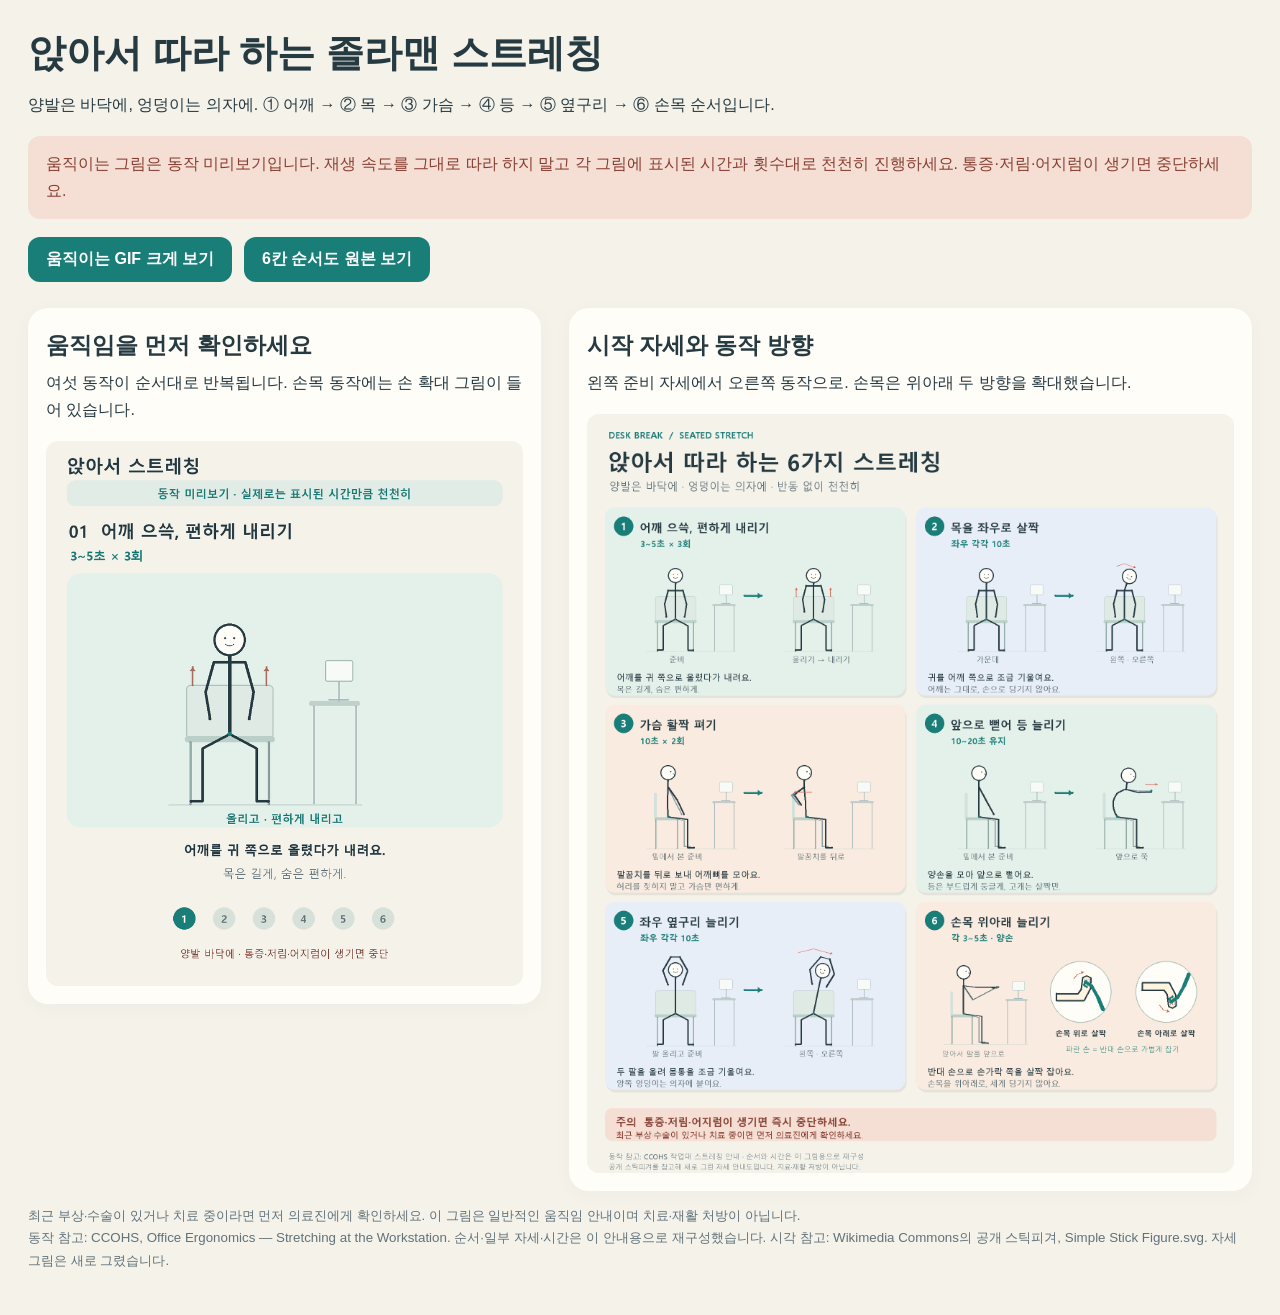
<file: index.html>
<!doctype html>
<html lang="ko">
<head>
<meta charset="utf-8">
<meta name="viewport" content="width=device-width, initial-scale=1">
<title>앉아서 따라 하는 졸라맨 스트레칭</title>
<style>
:root{color-scheme:light}*{box-sizing:border-box}body{margin:0;background:#f5f2ea;color:#263a42;font-family:'Malgun Gothic',sans-serif}main{max-width:1480px;margin:auto;padding:28px}h1{font-size:clamp(24px,3vw,40px);margin:0 0 12px}p{line-height:1.7;margin:8px 0 18px}header{margin-bottom:26px}nav{display:flex;gap:12px;flex-wrap:wrap}a.button{display:inline-block;background:#197d78;color:white;padding:12px 18px;border-radius:12px;text-decoration:none;font-weight:bold}.grid{display:grid;grid-template-columns:minmax(330px,.9fr) minmax(420px,1.2fr);gap:28px;align-items:start}section{background:#fffdf8;border-radius:20px;padding:18px;box-shadow:0 4px 20px #263a4208}h2{margin:4px 0 8px;font-size:23px}img{width:100%;height:auto;display:block;border-radius:12px}.warning{padding:14px 18px;background:#f5ded4;border-radius:12px;color:#873e30}small{display:block;line-height:1.7;margin:14px 0;color:#60727a}@media(max-width:850px){main{padding:16px}.grid{grid-template-columns:1fr}section{padding:12px}}
</style>
</head>
<body>
<main>
<header>
<h1>앉아서 따라 하는 졸라맨 스트레칭</h1>
<p>양발은 바닥에, 엉덩이는 의자에. ① 어깨 → ② 목 → ③ 가슴 → ④ 등 → ⑤ 옆구리 → ⑥ 손목 순서입니다.</p>
<p class="warning">움직이는 그림은 동작 미리보기입니다. 재생 속도를 그대로 따라 하지 말고 각 그림에 표시된 시간과 횟수대로 천천히 진행하세요. 통증·저림·어지럼이 생기면 중단하세요.</p>
<nav><a class="button" href="desk-stretch-motion.gif" target="_blank">움직이는 GIF 크게 보기</a><a class="button" href="desk-stretch-guide.png" target="_blank">6칸 순서도 원본 보기</a></nav>
</header>
<div class="grid">
<section><h2>움직임을 먼저 확인하세요</h2><p>여섯 동작이 순서대로 반복됩니다. 손목 동작에는 손 확대 그림이 들어 있습니다.</p><img src="desk-stretch-motion.gif" alt="졸라맨이 의자에 앉아 어깨, 목, 가슴, 등, 옆구리, 손목을 순서대로 움직이는 GIF"></section>
<section><h2>시작 자세와 동작 방향</h2><p>왼쪽 준비 자세에서 오른쪽 동작으로. 손목은 위아래 두 방향을 확대했습니다.</p><a href="desk-stretch-guide.png" target="_blank"><img src="desk-stretch-guide.png" alt="앉아서 하는 6가지 스트레칭 순서도. 시작 자세와 목표 자세, 방향 화살표, 유지 시간, 주의사항."></a></section>
</div>
<small>최근 부상·수술이 있거나 치료 중이라면 먼저 의료진에게 확인하세요. 이 그림은 일반적인 움직임 안내이며 치료·재활 처방이 아닙니다.<br>동작 참고: CCOHS, Office Ergonomics — Stretching at the Workstation. 순서·일부 자세·시간은 이 안내용으로 재구성했습니다. 시각 참고: Wikimedia Commons의 공개 스틱피겨, Simple Stick Figure.svg. 자세 그림은 새로 그렸습니다.</small>
</main>
</body>
</html>
</file>
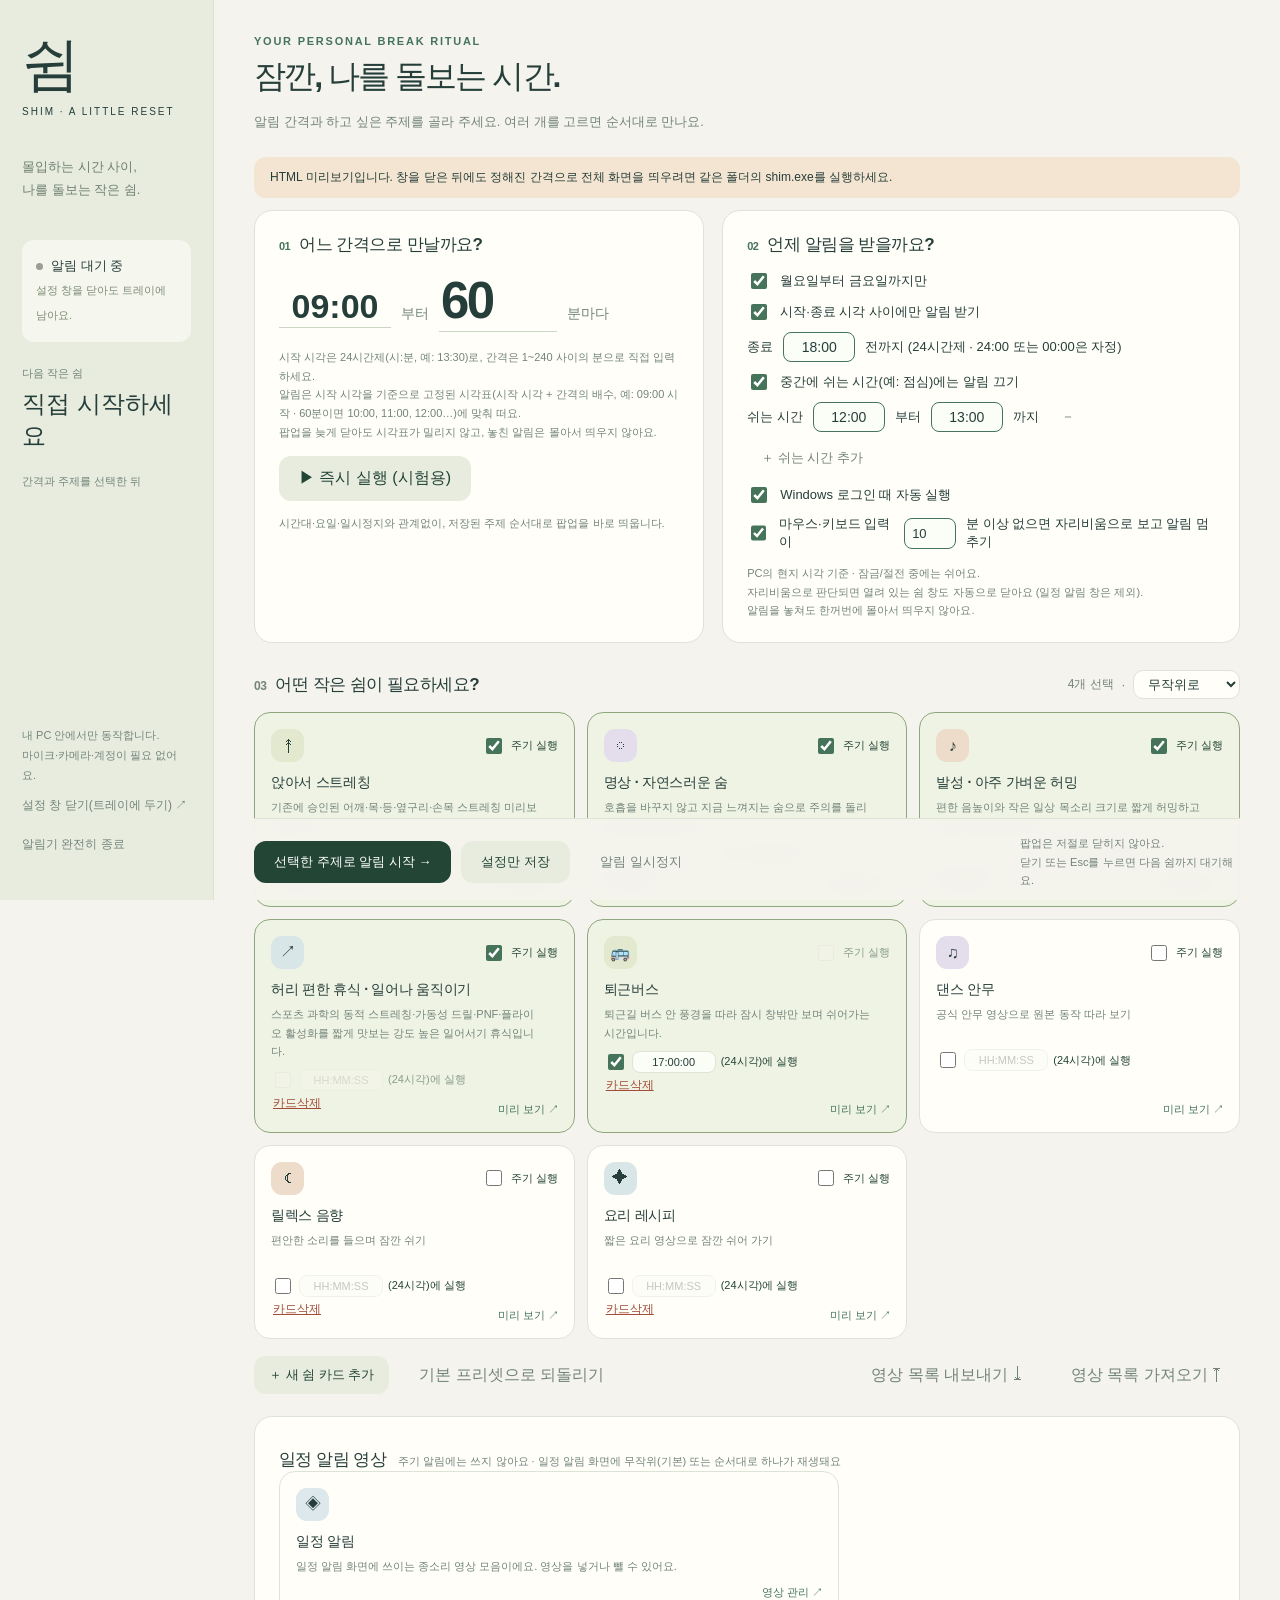
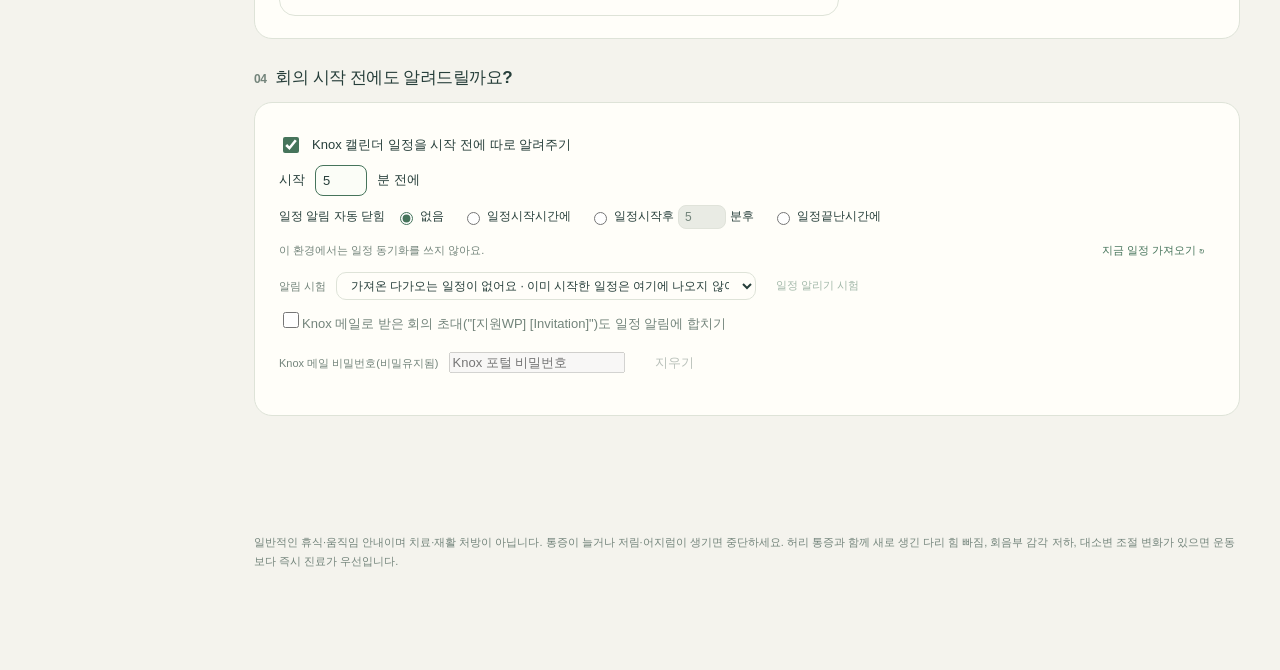
<file: app.html>
<!doctype html>
<html lang="ko">
<head>
<meta charset="utf-8">
<meta name="viewport" content="width=device-width, initial-scale=1">
<meta http-equiv="Content-Security-Policy" content="default-src 'self' data:; img-src 'self' data:; style-src 'self' 'unsafe-inline'; script-src 'self'; frame-src https://www.youtube-nocookie.com https://www.youtube.com; connect-src 'none'; object-src 'none'; base-uri 'none'">
<title>쉼 · 나를 돌보는 작은 시간</title>
<link rel="stylesheet" href="app.css">
<script defer src="app-core.js"></script>
<script defer src="games-content.js"></script>
<script defer src="theme-variants.js"></script>
<script defer src="themes-data.js"></script>
<script defer src="app.js"></script>
</head>
<body><div id="app"><div class="loading">쉼을 준비하고 있어요.</div></div><div id="toast" role="status" aria-live="polite"></div></body>
</html>
</file>
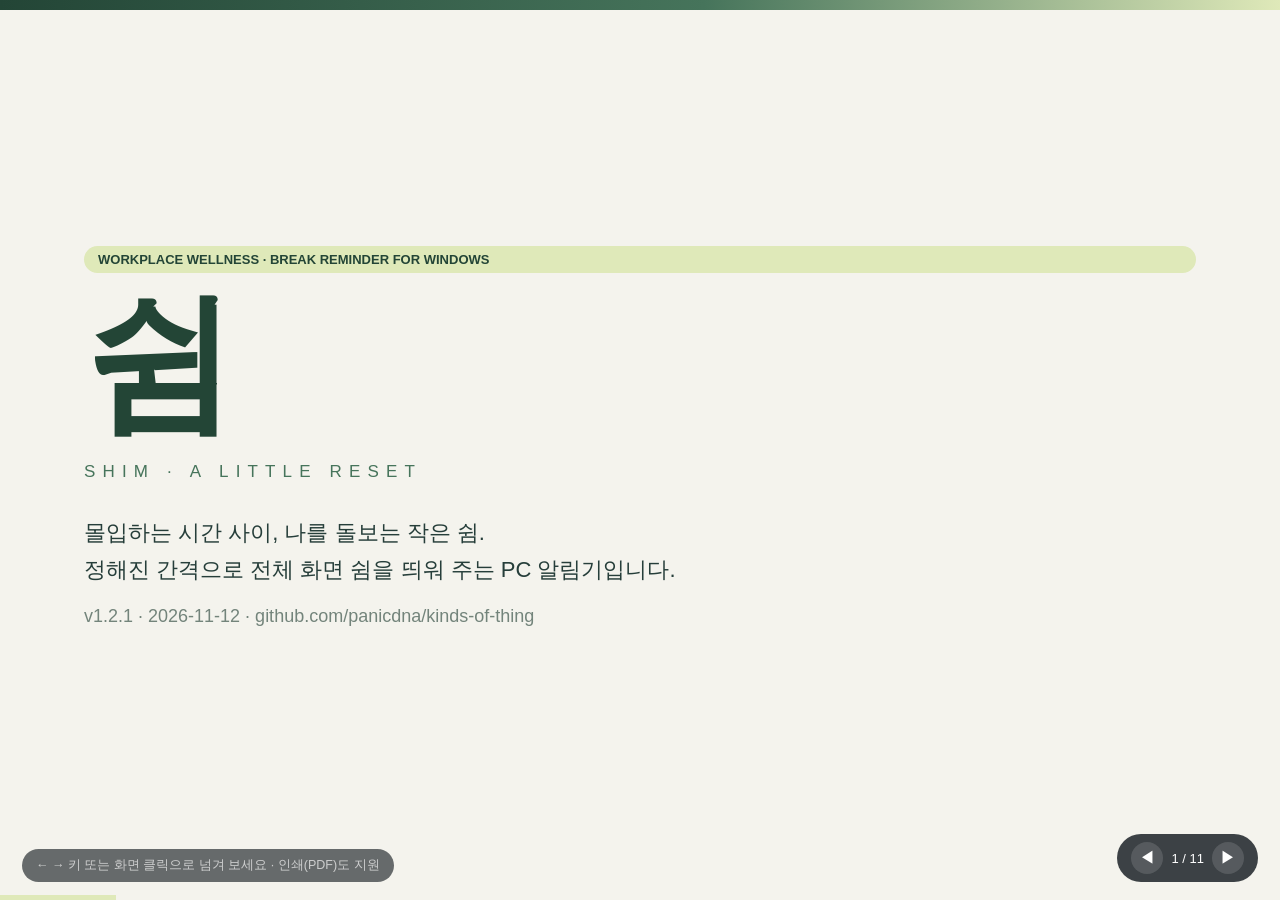
<file: 쉼-소개-슬라이드.html>
<!DOCTYPE html>
<html lang="ko">
<head>
<meta charset="utf-8">
<meta name="viewport" content="width=device-width, initial-scale=1">
<title>쉼 SHIM · 소개 자료 (v1.2.1)</title>
<style>
:root{
  --paper:#f4f3ed; --card:#fffef9; --ink:#263e3a; --muted:#73847b;
  --green:#46745b; --deep:#234536; --lime:#dfe9b9; --peach:#f1dcc8; --blue:#dce8ec;
}
*{box-sizing:border-box}
html,body{margin:0;padding:0;background:#20262b;font-family:'Malgun Gothic','맑은 고딕',sans-serif;color:var(--ink)}
#deck{position:relative;width:100vw;height:100vh;overflow:hidden}
.slide{position:absolute;inset:0;display:none;padding:56px 84px 72px;background:var(--paper);overflow:auto}
.slide.active{display:flex;flex-direction:column}
.slide::after{content:"";position:absolute;left:0;right:0;top:0;height:10px;background:linear-gradient(90deg,var(--deep),var(--green) 55%,var(--lime))}
.eyebrow{font-size:13px;font-weight:700;letter-spacing:.18em;color:var(--green);text-transform:uppercase;margin:0 0 10px}
h1{font-size:64px;line-height:1.05;letter-spacing:-.02em;margin:0 0 22px}
h2{font-size:40px;letter-spacing:-.02em;margin:4px 0 8px}
h3{font-size:19px;margin:20px 0 8px;color:var(--deep)}
p{font-size:18px;line-height:1.75;margin:6px 0;max-width:62ch}
.big{font-size:22px;line-height:1.7}
.muted{color:var(--muted)}
.cols{display:grid;grid-template-columns:1fr 1fr;gap:34px;margin-top:24px}
.cols3{display:grid;grid-template-columns:1fr 1fr 1fr;gap:22px;margin-top:24px}
.card{background:var(--card);border:1px solid #dee3d8;border-radius:16px;padding:22px 24px;box-shadow:0 2px 0 #e3e7dc}
.card h3{margin-top:0}
.card p{font-size:15.5px;margin:4px 0}
.kicker{display:inline-block;background:var(--lime);color:var(--deep);font-weight:700;font-size:13px;border-radius:999px;padding:6px 14px;margin:0 0 14px}
.badge{display:inline-block;background:var(--peach);color:#7a4a1f;font-weight:700;font-size:12.5px;border-radius:999px;padding:5px 12px;margin-left:10px;vertical-align:middle}
table{border-collapse:collapse;width:100%;margin-top:16px;background:var(--card);border-radius:14px;overflow:hidden;font-size:15.5px}
th,td{padding:11px 14px;text-align:left;border-bottom:1px solid #e7ebdf;line-height:1.55}
th{background:#e8ecdf;color:var(--deep);font-size:14px;letter-spacing:.02em}
tr:last-child td{border-bottom:0}
.tl{list-style:none;padding:0;margin:18px 0 0}
.tl li{position:relative;padding:0 0 22px 40px;font-size:17px;line-height:1.65}
.tl li::before{content:"";position:absolute;left:11px;top:7px;width:11px;height:11px;border-radius:50%;background:var(--green)}
.tl li::after{content:"";position:absolute;left:16px;top:22px;bottom:-2px;width:1.5px;background:#c9d3bf}
.tl li:last-child::after{display:none}
.tl b{color:var(--deep)}
.tl .t{display:inline-block;background:var(--blue);border-radius:8px;padding:1px 10px;font-weight:700;color:#2a4d5c;margin-right:8px;font-size:15px}
.hero{flex:1;display:flex;flex-direction:column;justify-content:center}
.logotype{font-size:150px;font-weight:700;letter-spacing:-.12em;line-height:1;color:var(--deep)}
.logotype small{display:block;font-size:17px;letter-spacing:.42em;color:var(--green);font-weight:400;margin-top:26px}
.slidefoot{margin-top:auto;padding-top:26px;font-size:13px;color:var(--muted);display:flex;justify-content:space-between;border-top:1px solid #d8ddcb}
#hud{position:fixed;right:22px;bottom:18px;z-index:30;display:flex;gap:8px;align-items:center;background:#20262bdd;border-radius:999px;padding:8px 14px;color:#fff;font-size:13px}
#hud button{background:#ffffff22;border:0;color:#fff;border-radius:999px;width:32px;height:32px;font-size:16px;cursor:pointer}
#hud button:hover{background:#ffffff44}
#bar{position:fixed;left:0;bottom:0;height:5px;background:var(--lime);z-index:31;transition:width .25s}
.hint{position:fixed;left:22px;bottom:18px;z-index:30;color:#ffffffaa;font-size:12.5px;background:#20262baa;border-radius:999px;padding:8px 14px}
.dark{background:var(--deep);color:#f2f4ea}
.dark .eyebrow{color:var(--lime)}
.dark h1,.dark h2{color:#fff}
.dark p{color:#dfe5d8}
.dark .slidefoot{color:#b9c6b3;border-top-color:#3c5c4b}
.dark .card{background:#2c4a3b;border-color:#3c5c4b}
.dark .card h3{color:var(--lime)}
.dark .card p{color:#d7e0d1}
.dark table{background:#2c4a3b}
.dark th{background:#234231;color:var(--lime)}
.dark td{color:#d7e0d1;border-bottom-color:#3c5c4b}
@media (max-width:900px){.slide{padding:34px 26px 60px}h1{font-size:40px}h2{font-size:28px}.logotype{font-size:84px}.cols,.cols3{grid-template-columns:1fr}}
@media print{
  html,body{background:#fff}
  #deck{width:auto;height:auto;overflow:visible}
  .slide{display:flex !important;position:relative;inset:auto;width:100%;height:100vh;page-break-after:always;border-bottom:6px solid var(--deep)}
  #hud,.hint,#bar{display:none}
}
</style>
</head>
<body>
<div id="deck">

<section class="slide" data-title="표지">
  <div class="hero">
    <div class="kicker">WORKPLACE WELLNESS · BREAK REMINDER FOR WINDOWS</div>
    <div class="logotype">쉼<small>SHIM · A LITTLE RESET</small></div>
    <p class="big" style="margin-top:34px">몰입하는 시간 사이, 나를 돌보는 작은 쉼.<br>정해진 간격으로 전체 화면 쉼을 띄워 주는 PC 알림기입니다.</p>
    <p class="muted">v1.2.1 · 2026-11-12 · github.com/panicdna/kinds-of-thing</p>
  </div>
</section>

<section class="slide dark" data-title="왜 쉼인가">
  <div class="eyebrow">WHY</div>
  <h2>열심히 일하다 보면, 몸이 먼저 굳어 있습니다</h2>
  <p class="big">쉼은 "쉬세요"라는 잔소리가 아니라, <b style="color:var(--lime)">이미 내가 고른 방식으로</b> 잠깐 화면을 비워 주는 도구예요.</p>
  <div class="cols">
    <div class="card"><h3>문제</h3><p>집중에 빠지면 시간이 사라져요. 2시간 뒤 목·허리·손목이 먼저 신호를 보내지만, 문서와 회의 틈에 그 신호를 계속 미루게 됩니다.</p></div>
    <div class="card"><h3>쉼의 답</h3><p>정한 시각에 전체 화면이 떠서 "지금이 쉼"을 알려 주고, 스트레칭·명상·영상 중 내가 고른 하나를 보여 준 뒤 닫으면 사라져요. 기록도, 평가도 없습니다.</p></div>
  </div>
  <div class="slidefoot"><span>쉼 SHIM · v1.2.1</span><span>2</span></div>
</section>

<section class="slide" data-title="핵심 특징">
  <div class="eyebrow">FEATURES</div>
  <h2>네 가지 핵심</h2>
  <div class="cols3">
    <div class="card"><h3>① 고정 시각표 알림</h3><p>09:00 시작 · 60분 간격이면 10:00, 11:00… 정각에 떠요. 늦게 닫아도 시각표가 밀리지 않고, 놓친 알림을 몰아서 띄우지 않아요.</p></div>
    <div class="card"><h3>② 내가 고르는 쉼</h3><p>스트레칭 GIF, 명상, 발성, 릴렉스 영상, 안무, 요리까지. 무엇을 볼지는 언제나 사용자가 정해요.</p></div>
    <div class="card"><h3>③ 알아서 쉬는 알림</h3><p>점심 시간, 자리비움(입력 없음), 화면 잠금·절전 중에는 알림이 스스로 멈춰요. 몰아치기가 없습니다.</p></div>
  </div>
  <div class="cols3">
    <div class="card"><h3>④ 프라이버시 우선</h3><p>계정·마이크·카메라 없이 PC 안에서만 동작. 설정은 %LOCALAPPDATA%에 저장돼요. (사내 Knox 일정 연동은 선택 사항)</p></div>
    <div class="card"><h3>설치 30초</h3><p>인스톨러 하나, 관리자 권한 불필요. 설치만으로 합리적인 기본 프리셋이 적용돼요.</p></div>
    <div class="card"><h3>무중단 업그레이드</h3><p>v1.2.1 인스톨러는 실행 중인 앱도 자동 종료 후 재설치해요. 사용자 카드는 지켜요.</p></div>
  </div>
  <div class="slidefoot"><span>쉼 SHIM · v1.2.1</span><span>3</span></div>
</section>

<section class="slide" data-title="설치">
  <div class="eyebrow">INSTALL</div>
  <h2>설치는 30초</h2>
  <div class="cols">
    <div>
      <ul class="tl">
        <li><b>Shim-Setup-v1.2.1.exe 실행</b><br>관리자 권한 불필요 · 사용자 폴더(%LOCALAPPDATA%\Programs\쉼)에 설치</li>
        <li><b>마지막 화면 "쉼 실행" 체크 후 완료</b><br>트레이에 아이콘이 생기고 백그라운드로 시작</li>
        <li><b>트레이 아이콘 더블클릭 → 설정 창</b><br>왼쪽 위 Head Title에 v1.2.1 표시로 버전 확인</li>
        <li><b>다음 날 아침부터 알림 시작</b><br>기본 프리셋이 이미 적용돼 있어요 →</li>
      </ul>
    </div>
    <div class="card">
      <h3>기본 프리셋 (설치 즉시)</h3>
      <table>
        <tr><th>항목</th><th>값</th></tr>
        <tr><td>알림 시간대</td><td>평일 09:00–18:00 · 60분 간격</td></tr>
        <tr><td>점심</td><td>12:00–13:00 알림 없음</td></tr>
        <tr><td>쉼 카드</td><td>4종 무작위 (스트레칭·명상·발성·허리)</td></tr>
        <tr><td>퇴근버스</td><td>17:00 하루 한 번</td></tr>
        <tr><td>자동 실행</td><td>Windows 로그인 때</td></tr>
        <tr><td>자리비움</td><td>입력 10분 없으면 일시정지</td></tr>
        <tr><td>Knox 일정</td><td>회의 5분 전 알림 (사내망)</td></tr>
      </table>
    </div>
  </div>
  <div class="slidefoot"><span>쉼 SHIM · v1.2.1</span><span>4</span></div>
</section>

<section class="slide" data-title="UX 1 · 하루의 흐름">
  <div class="eyebrow">UX SCENARIO ①</div>
  <h2>하루가 이렇게 흘러요</h2>
  <ul class="tl">
    <li><span class="t">09:00</span><b>로그인과 함께 쉼이 시작</b> — 트레이에만 있고, 화면은 조용해요. 상태: "알림 대기 중"</li>
    <li><span class="t">10:00</span><b>첫 쉼</b> — 전체 화면에 카드 하나가 떠요(예: 앉아서 스트레칭). Esc나 닫기 ×로 닫으면 다음 시각까지 대기</li>
    <li><span class="t">11:00</span><b>다음 쉼</b> — 무작위 모드라면 이번엔 명상. 왼쪽 "다음 작은 쉼" 목록에 앞으로 뜰 시각이 미리 보여요</li>
    <li><span class="t">12:00</span><b>점심 — 알림이 알아서 쉬어요</b> — 12:00–13:00 쉬는 시간. 걸린 알림은 13:00으로 미뤄집니다</li>
    <li><span class="t">17:00</span><b>퇴근버스 카드</b> — 반복 시각표와 별개로 하루 한 번, 퇴근길 영상이 떠요</li>
    <li><span class="t">18:00</span><b>근무 종료 — 알림도 퇴근</b> — 18:00 이후·주말·화면 잠금 중에는 뜨지 않아요</li>
  </ul>
  <div class="slidefoot"><span>쉼 SHIM · v1.2.1</span><span>5</span></div>
</section>

<section class="slide" data-title="UX 2 · 쉼 카드">
  <div class="eyebrow">UX SCENARIO ②</div>
  <h2>여덟 가지 기본 쉼<span class="badge">카드 클릭으로 여러 개 선택</span></h2>
  <table>
    <tr><th>카드</th><th>무엇을 보여 주나</th></tr>
    <tr><td>앉아서 스트레칭</td><td>졸라맨 GIF로 어깨·목·가슴·등·옆구리·손목 6종. 천천히, 편한 범위에서</td></tr>
    <tr><td>명상</td><td>편안한 자세와 호흡에 주의 두기. 선택형 호흡 타이머(4-0-6 등)</td></tr>
    <tr><td>발성</td><td>편안한 높이의 가벼운 허밍. 녹음·평가 없음</td></tr>
    <tr><td>일어나 움직이기</td><td>허리가 불편할 때 — 의자를 짚고 일어나 짧게 움직이기</td></tr>
    <tr><td>릴렉스 음향</td><td>편안한 소리 영상 즉시 재생. 소리는 작게 시작</td></tr>
    <tr><td>요리 레시피</td><td>짧은 요리 영상으로 머리 환기</td></tr>
    <tr><td>댄스 안무</td><td>공식 채널 원본 안무. 속도 조절·구간 반복 연습 도구</td></tr>
    <tr><td>퇴근버스</td><td>17:00 하루 한 번, 퇴근길 축하 영상</td></tr>
  </table>
  <p class="muted" style="font-size:14.5px;margin-top:14px">카드마다 영상 목록 편집 · 재생 순서(순서/무작위) · 반복 on/off 를 따로 설정할 수 있어요.</p>
  <div class="slidefoot"><span>쉼 SHIM · v1.2.1</span><span>6</span></div>
</section>

<section class="slide" data-title="UX 3 · 일정 알림">
  <div class="eyebrow">UX SCENARIO ③</div>
  <h2>회의 시작 전에도, 쉼이 먼저</h2>
  <div class="cols">
    <div>
      <ul class="tl">
        <li><b>15분 주기로 Knox 캘린더 자동 가져오기</b> — "지금 일정 가져오기 ↻"로 즉시 확인도 가능</li>
        <li><b>회의 5분 전(조절 가능) 전체 화면 알림</b> — 회의 제목·시간 + 종소리 영상 하나</li>
        <li><b>자동 닫힘 선택</b> — 없음 / 시작시간에 / 시작후 N분 / 끝난시간에. 자리비움 자동 닫기의 영향을 받지 않아요</li>
        <li><b>알림 시험 버튼</b> — 실제 팝업을 바로 띄워 미리 볼 수 있어요</li>
      </ul>
    </div>
    <div class="card">
      <h3>주의 · Knox ID 등록</h3>
      <p>쉼은 Windows 로그인 계정 이름으로 일정 서버에 조회해요. <b>"Knox ID가 등록돼 있지 않습니다"</b> 안내가 뜨면 앱 문제가 아니라 서버 화이트리스트에 ID가 없는 것 — 관리자에게 등록을 요청하세요.</p>
      <p class="muted" style="font-size:14px">사내망에서만 동작 · 일정 데이터는 이 PC의 %LOCALAPPDATA%에만 씁니다</p>
    </div>
  </div>
  <div class="slidefoot"><span>쉼 SHIM · v1.2.1</span><span>7</span></div>
</section>

<section class="slide" data-title="UX 4 · 알아서 쉼">
  <div class="eyebrow">UX SCENARIO ④</div>
  <h2>사용자가 없을 때, 알림도 쉬어요</h2>
  <div class="cols3">
    <div class="card"><h3>점심 12–13시</h3><p>쉬는 시간에 걸린 알림은 끝나는 시각(13:00)으로 한 번만 미뤄져요.</p></div>
    <div class="card"><h3>자리비움 10분</h3><p>입력이 없으면 상태가 "입력 없어서 잠김". 열려 있던 쉼 창도 자동으로 닫혀요(일정 알림 제외). 돌아오면 1번 떠서 재개를 알려요.</p></div>
    <div class="card"><h3>화면 잠금·절전</h3><p>알림을 완전히 멈추고, 깨어난 뒤 다음 고정 시각부터 이어갑니다. 몰아치기 없음.</p></div>
  </div>
  <p class="big" style="margin-top:26px">설계 원칙: <b>쉼은 결코 잔소리하지 않아요.</b> 미뤄진 알림을 몰아서 띄우거나, 닫기를 강요하거나, 자동으로 사라지지 않아요. (일정 알림 자동 닫힘은 사용자가 직접 선택한 경우만)</p>
  <div class="slidefoot"><span>쉼 SHIM · v1.2.1</span><span>8</span></div>
</section>

<section class="slide" data-title="UX 5 · 커스터마이즈">
  <div class="eyebrow">UX SCENARIO ⑤</div>
  <h2>내 쉼으로 가꾸기</h2>
  <div class="cols">
    <div>
      <ul class="tl">
        <li><b>새 쉼 카드 추가</b> — 이름·설명·안내 문구를 적어 나만의 카드 만들기</li>
        <li><b>영상 목록 편집</b> — YouTube 링크 붙여넣기로 추가/제거. 카드별 순서·반복 설정</li>
        <li><b>내보내기 ⤓ / 가져오기 ⤒</b> — 카드 전체를 JSON 하나로, 다른 PC로 이사</li>
      </ul>
    </div>
    <div class="card">
      <h3>영상 조작 도구 (팝업 안에서)</h3>
      <table>
        <tr><th>키/버튼</th><th>동작</th></tr>
        <tr><td>Esc / 닫기 ×</td><td>쉼 창 닫기 → 다음 알림까지 대기</td></tr>
        <tr><td>다음 쉼 ›</td><td>이 카드 건너뛰고 다음 카드로</td></tr>
        <tr><td>↑ / ↓</td><td>볼륨 5씩 조절 (영상 화면에서)</td></tr>
        <tr><td>속도·A–B 반복</td><td>안무 연습용 재생기 원격 조절</td></tr>
        <tr><td>목록 편집</td><td>일반 창 모드로 전환해 복사·붙여넣기 가능</td></tr>
      </table>
    </div>
  </div>
  <div class="slidefoot"><span>쉼 SHIM · v1.2.1</span><span>9</span></div>
</section>

<section class="slide dark" data-title="안전과 프라이버시">
  <div class="eyebrow">SAFETY &amp; PRIVACY</div>
  <h2>조심스러운 분야는, 조심스럽게</h2>
  <div class="cols">
    <div class="card">
      <h3>안전 원칙</h3>
      <p>· 일반 휴식 안내이며 치료·재활 처방·자세 교정 효과를 보장하지 않아요<br>· 통증 증가·저림·어지럼 즉시 중지. 레드 플래그(다리 힘 빠짐·감각 이상·대소변 조절 변화)는 즉시 진료<br>· 안무는 서서 하는 원본 — 공간 확인, 통증 있으면 저강도 카드로<br>· GIF는 이해용 미리보기, 속도를 따라 하지 않아도 돼요</p>
    </div>
    <div class="card">
      <h3>데이터 원칙</h3>
      <p>· 계정·마이크·카메라 없음 · 입력값 외부 전송 없음<br>· 설정·카드: %LOCALAPPDATA%\DeskHooker (재설치에도 사용자 카드는 유지)<br>· 외부 연결은 2가지만: 카드의 YouTube 영상, 사내 Knox 일정 조회(선택)</p>
    </div>
  </div>
  <div class="slidefoot"><span>쉼 SHIM · v1.2.1</span><span>10</span></div>
</section>

<section class="slide" data-title="마무리">
  <div class="hero">
    <div class="eyebrow">GET SHIM</div>
    <h2>설치 파일 한 개면 충분해요</h2>
    <p class="big"><b>Shim-Setup-v1.2.1.exe</b> — GitHub Release에서 내려받아 두 번 클릭. 관리자 권한 불필요.</p>
    <ul class="tl" style="max-width:70ch">
      <li><b>사용자 매뉴얼</b> — 저장소의 <b>사용자-매뉴얼.md</b> (UX 시나리오 12종 + FAQ)</li>
      <li><b>소스와 이력</b> — github.com/panicdna/kinds-of-thing (README.md)</li>
    </ul>
    <p class="muted" style="margin-top:30px">몰입하는 시간 사이, 나를 돌보는 작은 쉼. — 쉼 SHIM 팀</p>
  </div>
  <div class="slidefoot"><span>쉼 SHIM · v1.2.1 · 2026-11-12</span><span>11</span></div>
</section>

</div>
<div id="bar"></div>
<div id="hud"><button id="prev" aria-label="이전 슬라이드">◀</button><span id="pos">1 / 11</span><button id="next" aria-label="다음 슬라이드">▶</button></div>
<div class="hint">← → 키 또는 화면 클릭으로 넘겨 보세요 · 인쇄(PDF)도 지원</div>
<script>
(function(){
  var slides=[].slice.call(document.querySelectorAll('.slide')),cur=0;
  function show(n){
    cur=Math.max(0,Math.min(slides.length-1,n));
    slides.forEach(function(s,i){s.classList.toggle('active',i===cur);});
    document.getElementById('pos').textContent=(cur+1)+' / '+slides.length;
    document.getElementById('bar').style.width=((cur+1)/slides.length*100)+'%';
    if(location.hash!=='#'+(cur+1)) history.replaceState(null,'','#'+(cur+1));
    document.title='쉼 SHIM · '+(cur+1)+'. '+(slides[cur].dataset.title||'');
  }
  document.getElementById('next').onclick=function(e){e.stopPropagation();show(cur+1);};
  document.getElementById('prev').onclick=function(e){e.stopPropagation();show(cur-1);};
  document.addEventListener('keydown',function(e){
    if(e.key==='ArrowRight'||e.key==='PageDown'||e.key===' ')show(cur+1);
    else if(e.key==='ArrowLeft'||e.key==='PageUp')show(cur-1);
    else if(e.key==='Home')show(0);
    else if(e.key==='End')show(slides.length-1);
  });
  document.getElementById('deck').addEventListener('click',function(e){
    if(e.target.closest('a'))return;
    show(e.clientX>innerWidth/2?cur+1:cur-1);
  });
  var h=parseInt((location.hash||'#1').slice(1),10);show(isNaN(h)?0:h-1);
})();
</script>
</body>
</html>
</file>
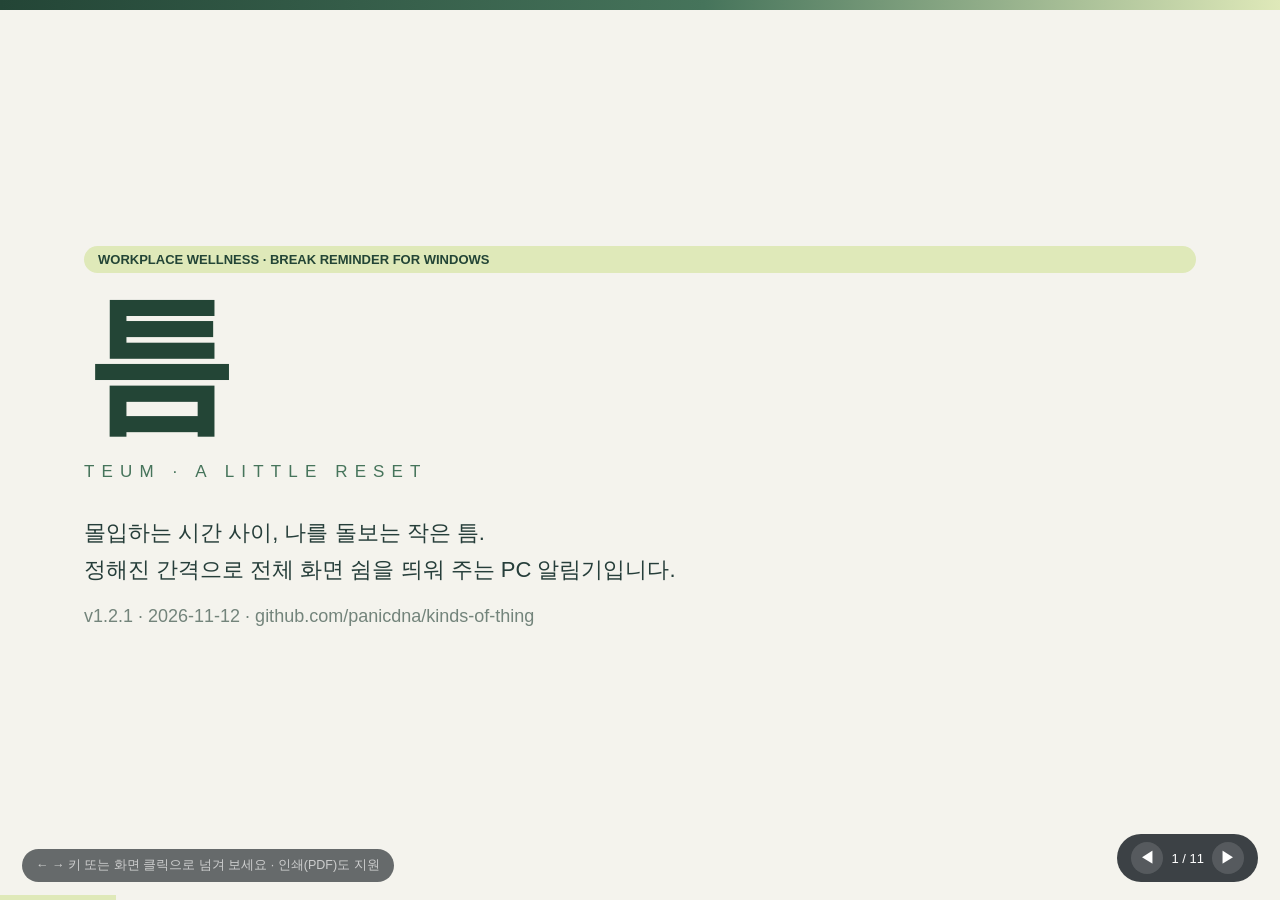
<file: 틈-소개-슬라이드.html>
<!DOCTYPE html>
<html lang="ko">
<head>
<meta charset="utf-8">
<meta name="viewport" content="width=device-width, initial-scale=1">
<title>틈 TEUM · 소개 자료 (v1.2.1)</title>
<style>
:root{
  --paper:#f4f3ed; --card:#fffef9; --ink:#263e3a; --muted:#73847b;
  --green:#46745b; --deep:#234536; --lime:#dfe9b9; --peach:#f1dcc8; --blue:#dce8ec;
}
*{box-sizing:border-box}
html,body{margin:0;padding:0;background:#20262b;font-family:'Malgun Gothic','맑은 고딕',sans-serif;color:var(--ink)}
#deck{position:relative;width:100vw;height:100vh;overflow:hidden}
.slide{position:absolute;inset:0;display:none;padding:56px 84px 72px;background:var(--paper);overflow:auto}
.slide.active{display:flex;flex-direction:column}
.slide::after{content:"";position:absolute;left:0;right:0;top:0;height:10px;background:linear-gradient(90deg,var(--deep),var(--green) 55%,var(--lime))}
.eyebrow{font-size:13px;font-weight:700;letter-spacing:.18em;color:var(--green);text-transform:uppercase;margin:0 0 10px}
h1{font-size:64px;line-height:1.05;letter-spacing:-.02em;margin:0 0 22px}
h2{font-size:40px;letter-spacing:-.02em;margin:4px 0 8px}
h3{font-size:19px;margin:20px 0 8px;color:var(--deep)}
p{font-size:18px;line-height:1.75;margin:6px 0;max-width:62ch}
.big{font-size:22px;line-height:1.7}
.muted{color:var(--muted)}
.cols{display:grid;grid-template-columns:1fr 1fr;gap:34px;margin-top:24px}
.cols3{display:grid;grid-template-columns:1fr 1fr 1fr;gap:22px;margin-top:24px}
.card{background:var(--card);border:1px solid #dee3d8;border-radius:16px;padding:22px 24px;box-shadow:0 2px 0 #e3e7dc}
.card h3{margin-top:0}
.card p{font-size:15.5px;margin:4px 0}
.kicker{display:inline-block;background:var(--lime);color:var(--deep);font-weight:700;font-size:13px;border-radius:999px;padding:6px 14px;margin:0 0 14px}
.badge{display:inline-block;background:var(--peach);color:#7a4a1f;font-weight:700;font-size:12.5px;border-radius:999px;padding:5px 12px;margin-left:10px;vertical-align:middle}
table{border-collapse:collapse;width:100%;margin-top:16px;background:var(--card);border-radius:14px;overflow:hidden;font-size:15.5px}
th,td{padding:11px 14px;text-align:left;border-bottom:1px solid #e7ebdf;line-height:1.55}
th{background:#e8ecdf;color:var(--deep);font-size:14px;letter-spacing:.02em}
tr:last-child td{border-bottom:0}
.tl{list-style:none;padding:0;margin:18px 0 0}
.tl li{position:relative;padding:0 0 22px 40px;font-size:17px;line-height:1.65}
.tl li::before{content:"";position:absolute;left:11px;top:7px;width:11px;height:11px;border-radius:50%;background:var(--green)}
.tl li::after{content:"";position:absolute;left:16px;top:22px;bottom:-2px;width:1.5px;background:#c9d3bf}
.tl li:last-child::after{display:none}
.tl b{color:var(--deep)}
.tl .t{display:inline-block;background:var(--blue);border-radius:8px;padding:1px 10px;font-weight:700;color:#2a4d5c;margin-right:8px;font-size:15px}
.hero{flex:1;display:flex;flex-direction:column;justify-content:center}
.logotype{font-size:150px;font-weight:700;letter-spacing:-.12em;line-height:1;color:var(--deep)}
.logotype small{display:block;font-size:17px;letter-spacing:.42em;color:var(--green);font-weight:400;margin-top:26px}
.slidefoot{margin-top:auto;padding-top:26px;font-size:13px;color:var(--muted);display:flex;justify-content:space-between;border-top:1px solid #d8ddcb}
#hud{position:fixed;right:22px;bottom:18px;z-index:30;display:flex;gap:8px;align-items:center;background:#20262bdd;border-radius:999px;padding:8px 14px;color:#fff;font-size:13px}
#hud button{background:#ffffff22;border:0;color:#fff;border-radius:999px;width:32px;height:32px;font-size:16px;cursor:pointer}
#hud button:hover{background:#ffffff44}
#bar{position:fixed;left:0;bottom:0;height:5px;background:var(--lime);z-index:31;transition:width .25s}
.hint{position:fixed;left:22px;bottom:18px;z-index:30;color:#ffffffaa;font-size:12.5px;background:#20262baa;border-radius:999px;padding:8px 14px}
.dark{background:var(--deep);color:#f2f4ea}
.dark .eyebrow{color:var(--lime)}
.dark h1,.dark h2{color:#fff}
.dark p{color:#dfe5d8}
.dark .slidefoot{color:#b9c6b3;border-top-color:#3c5c4b}
.dark .card{background:#2c4a3b;border-color:#3c5c4b}
.dark .card h3{color:var(--lime)}
.dark .card p{color:#d7e0d1}
.dark table{background:#2c4a3b}
.dark th{background:#234231;color:var(--lime)}
.dark td{color:#d7e0d1;border-bottom-color:#3c5c4b}
@media (max-width:900px){.slide{padding:34px 26px 60px}h1{font-size:40px}h2{font-size:28px}.logotype{font-size:84px}.cols,.cols3{grid-template-columns:1fr}}
@media print{
  html,body{background:#fff}
  #deck{width:auto;height:auto;overflow:visible}
  .slide{display:flex !important;position:relative;inset:auto;width:100%;height:100vh;page-break-after:always;border-bottom:6px solid var(--deep)}
  #hud,.hint,#bar{display:none}
}
</style>
</head>
<body>
<div id="deck">

<section class="slide" data-title="표지">
  <div class="hero">
    <div class="kicker">WORKPLACE WELLNESS · BREAK REMINDER FOR WINDOWS</div>
    <div class="logotype">틈<small>TEUM · A LITTLE RESET</small></div>
    <p class="big" style="margin-top:34px">몰입하는 시간 사이, 나를 돌보는 작은 틈.<br>정해진 간격으로 전체 화면 쉼을 띄워 주는 PC 알림기입니다.</p>
    <p class="muted">v1.2.1 · 2026-11-12 · github.com/panicdna/kinds-of-thing</p>
  </div>
</section>

<section class="slide dark" data-title="왜 틈인가">
  <div class="eyebrow">WHY</div>
  <h2>열심히 일하다 보면, 몸이 먼저 굳어 있습니다</h2>
  <p class="big">틈은 "쉬세요"라는 잔소리가 아니라, <b style="color:var(--lime)">이미 내가 고른 방식으로</b> 잠깐 화면을 비워 주는 도구예요.</p>
  <div class="cols">
    <div class="card"><h3>문제</h3><p>집중에 빠지면 시간이 사라져요. 2시간 뒤 목·허리·손목이 먼저 신호를 보내지만, 문서와 회의 틈에 그 신호를 계속 미루게 됩니다.</p></div>
    <div class="card"><h3>틈의 답</h3><p>정한 시각에 전체 화면이 떠서 "지금이 쉼"을 알려 주고, 스트레칭·명상·영상 중 내가 고른 하나를 보여 준 뒤 닫으면 사라져요. 기록도, 평가도 없습니다.</p></div>
  </div>
  <div class="slidefoot"><span>틈 TEUM · v1.2.1</span><span>2</span></div>
</section>

<section class="slide" data-title="핵심 특징">
  <div class="eyebrow">FEATURES</div>
  <h2>네 가지 핵심</h2>
  <div class="cols3">
    <div class="card"><h3>① 고정 시각표 알림</h3><p>09:00 시작 · 60분 간격이면 10:00, 11:00… 정각에 떠요. 늦게 닫아도 시각표가 밀리지 않고, 놓친 알림을 몰아서 띄우지 않아요.</p></div>
    <div class="card"><h3>② 내가 고르는 쉼</h3><p>스트레칭 GIF, 명상, 발성, 릴렉스 영상, 안무, 요리까지. 무엇을 볼지는 언제나 사용자가 정해요.</p></div>
    <div class="card"><h3>③ 알아서 쉬는 알림</h3><p>점심 시간, 자리비움(입력 없음), 화면 잠금·절전 중에는 알림이 스스로 멈춰요. 몰아치기가 없습니다.</p></div>
  </div>
  <div class="cols3">
    <div class="card"><h3>④ 프라이버시 우선</h3><p>계정·마이크·카메라 없이 PC 안에서만 동작. 설정은 %LOCALAPPDATA%에 저장돼요. (사내 Knox 일정 연동은 선택 사항)</p></div>
    <div class="card"><h3>설치 30초</h3><p>인스톨러 하나, 관리자 권한 불필요. 설치만으로 합리적인 기본 프리셋이 적용돼요.</p></div>
    <div class="card"><h3>무중단 업그레이드</h3><p>v1.2.1 인스톨러는 실행 중인 앱도 자동 종료 후 재설치해요. 사용자 카드는 지켜요.</p></div>
  </div>
  <div class="slidefoot"><span>틈 TEUM · v1.2.1</span><span>3</span></div>
</section>

<section class="slide" data-title="설치">
  <div class="eyebrow">INSTALL</div>
  <h2>설치는 30초</h2>
  <div class="cols">
    <div>
      <ul class="tl">
        <li><b>Teum-Setup-v1.2.1.exe 실행</b><br>관리자 권한 불필요 · 사용자 폴더(%LOCALAPPDATA%\Programs\틈)에 설치</li>
        <li><b>마지막 화면 "틈 실행" 체크 후 완료</b><br>트레이에 아이콘이 생기고 백그라운드로 시작</li>
        <li><b>트레이 아이콘 더블클릭 → 설정 창</b><br>왼쪽 위 Head Title에 v1.2.1 표시로 버전 확인</li>
        <li><b>다음 날 아침부터 알림 시작</b><br>기본 프리셋이 이미 적용돼 있어요 →</li>
      </ul>
    </div>
    <div class="card">
      <h3>기본 프리셋 (설치 즉시)</h3>
      <table>
        <tr><th>항목</th><th>값</th></tr>
        <tr><td>알림 시간대</td><td>평일 09:00–18:00 · 60분 간격</td></tr>
        <tr><td>점심</td><td>12:00–13:00 알림 없음</td></tr>
        <tr><td>쉼 카드</td><td>5종 무작위 (스트레칭·명상·발성·허리·릴렉스)</td></tr>
        <tr><td>퇴근버스</td><td>17:00 하루 한 번</td></tr>
        <tr><td>자동 실행</td><td>Windows 로그인 때</td></tr>
        <tr><td>자리비움</td><td>입력 10분 없으면 일시정지</td></tr>
        <tr><td>Knox 일정</td><td>회의 5분 전 알림 (사내망)</td></tr>
      </table>
    </div>
  </div>
  <div class="slidefoot"><span>틈 TEUM · v1.2.1</span><span>4</span></div>
</section>

<section class="slide" data-title="UX 1 · 하루의 흐름">
  <div class="eyebrow">UX SCENARIO ①</div>
  <h2>하루가 이렇게 흘러요</h2>
  <ul class="tl">
    <li><span class="t">09:00</span><b>로그인과 함께 틈이 시작</b> — 트레이에만 있고, 화면은 조용해요. 상태: "알림 대기 중"</li>
    <li><span class="t">10:00</span><b>첫 쉼</b> — 전체 화면에 카드 하나가 떠요(예: 앉아서 스트레칭). Esc나 닫기 ×로 닫으면 다음 시각까지 대기</li>
    <li><span class="t">11:00</span><b>다음 쉼</b> — 무작위 모드라면 이번엔 명상. 왼쪽 "다음 작은 쉼" 목록에 앞으로 뜰 시각이 미리 보여요</li>
    <li><span class="t">12:00</span><b>점심 — 알림이 알아서 쉬어요</b> — 12:00–13:00 쉬는 시간. 걸린 알림은 13:00으로 미뤄집니다</li>
    <li><span class="t">17:00</span><b>퇴근버스 카드</b> — 반복 시각표와 별개로 하루 한 번, 퇴근길 영상이 떠요</li>
    <li><span class="t">18:00</span><b>근무 종료 — 알림도 퇴근</b> — 18:00 이후·주말·화면 잠금 중에는 뜨지 않아요</li>
  </ul>
  <div class="slidefoot"><span>틈 TEUM · v1.2.1</span><span>5</span></div>
</section>

<section class="slide" data-title="UX 2 · 쉼 카드">
  <div class="eyebrow">UX SCENARIO ②</div>
  <h2>여덟 가지 기본 쉼<span class="badge">카드 클릭으로 여러 개 선택</span></h2>
  <table>
    <tr><th>카드</th><th>무엇을 보여 주나</th></tr>
    <tr><td>앉아서 스트레칭</td><td>졸라맨 GIF로 어깨·목·가슴·등·옆구리·손목 6종. 천천히, 편한 범위에서</td></tr>
    <tr><td>명상</td><td>편안한 자세와 호흡에 주의 두기. 선택형 호흡 타이머(4-0-6 등)</td></tr>
    <tr><td>발성</td><td>편안한 높이의 가벼운 허밍. 녹음·평가 없음</td></tr>
    <tr><td>일어나 움직이기</td><td>허리가 불편할 때 — 의자를 짚고 일어나 짧게 움직이기</td></tr>
    <tr><td>릴렉스 음향</td><td>편안한 소리 영상 즉시 재생. 소리는 작게 시작</td></tr>
    <tr><td>요리 레시피</td><td>짧은 요리 영상으로 머리 환기</td></tr>
    <tr><td>댄스 안무</td><td>공식 채널 원본 안무. 속도 조절·구간 반복 연습 도구</td></tr>
    <tr><td>퇴근버스</td><td>17:00 하루 한 번, 퇴근길 축하 영상</td></tr>
  </table>
  <p class="muted" style="font-size:14.5px;margin-top:14px">카드마다 영상 목록 편집 · 재생 순서(순서/무작위) · 반복 on/off 를 따로 설정할 수 있어요.</p>
  <div class="slidefoot"><span>틈 TEUM · v1.2.1</span><span>6</span></div>
</section>

<section class="slide" data-title="UX 3 · 일정 알림">
  <div class="eyebrow">UX SCENARIO ③</div>
  <h2>회의 시작 전에도, 틈이 먼저</h2>
  <div class="cols">
    <div>
      <ul class="tl">
        <li><b>15분 주기로 Knox 캘린더 자동 가져오기</b> — "지금 일정 가져오기 ↻"로 즉시 확인도 가능</li>
        <li><b>회의 5분 전(조절 가능) 전체 화면 알림</b> — 회의 제목·시간 + 종소리 영상 하나</li>
        <li><b>자동 닫힘 선택</b> — 없음 / 시작시간에 / 시작후 N분 / 끝난시간에. 자리비움 자동 닫기의 영향을 받지 않아요</li>
        <li><b>알림 시험 버튼</b> — 실제 팝업을 바로 띄워 미리 볼 수 있어요</li>
      </ul>
    </div>
    <div class="card">
      <h3>주의 · Knox ID 등록</h3>
      <p>틈은 Windows 로그인 계정 이름으로 일정 서버에 조회해요. <b>"Knox ID가 등록돼 있지 않습니다"</b> 안내가 뜨면 앱 문제가 아니라 서버 화이트리스트에 ID가 없는 것 — 관리자에게 등록을 요청하세요.</p>
      <p class="muted" style="font-size:14px">사내망에서만 동작 · 일정 데이터는 이 PC의 %LOCALAPPDATA%에만 씁니다</p>
    </div>
  </div>
  <div class="slidefoot"><span>틈 TEUM · v1.2.1</span><span>7</span></div>
</section>

<section class="slide" data-title="UX 4 · 알아서 쉼">
  <div class="eyebrow">UX SCENARIO ④</div>
  <h2>사용자가 없을 때, 알림도 쉬어요</h2>
  <div class="cols3">
    <div class="card"><h3>점심 12–13시</h3><p>쉬는 시간에 걸린 알림은 끝나는 시각(13:00)으로 한 번만 미뤄져요.</p></div>
    <div class="card"><h3>자리비움 10분</h3><p>입력이 없으면 상태가 "입력 없어서 잠김". 열려 있던 쉼 창도 자동으로 닫혀요(일정 알림 제외). 돌아오면 1번 떠서 재개를 알려요.</p></div>
    <div class="card"><h3>화면 잠금·절전</h3><p>알림을 완전히 멈추고, 깨어난 뒤 다음 고정 시각부터 이어갑니다. 몰아치기 없음.</p></div>
  </div>
  <p class="big" style="margin-top:26px">설계 원칙: <b>틈은 결코 잔소리하지 않아요.</b> 미뤄진 알림을 몰아서 띄우거나, 닫기를 강요하거나, 자동으로 사라지지 않아요. (일정 알림 자동 닫힘은 사용자가 직접 선택한 경우만)</p>
  <div class="slidefoot"><span>틈 TEUM · v1.2.1</span><span>8</span></div>
</section>

<section class="slide" data-title="UX 5 · 커스터마이즈">
  <div class="eyebrow">UX SCENARIO ⑤</div>
  <h2>내 쉼으로 가꾸기</h2>
  <div class="cols">
    <div>
      <ul class="tl">
        <li><b>새 쉼 카드 추가</b> — 이름·설명·안내 문구를 적어 나만의 카드 만들기</li>
        <li><b>영상 목록 편집</b> — YouTube 링크 붙여넣기로 추가/제거. 카드별 순서·반복 설정</li>
        <li><b>내보내기 ⤓ / 가져오기 ⤒</b> — 카드 전체를 JSON 하나로, 다른 PC로 이사</li>
      </ul>
    </div>
    <div class="card">
      <h3>영상 조작 도구 (팝업 안에서)</h3>
      <table>
        <tr><th>키/버튼</th><th>동작</th></tr>
        <tr><td>Esc / 닫기 ×</td><td>쉼 창 닫기 → 다음 알림까지 대기</td></tr>
        <tr><td>다음 쉼 ›</td><td>이 카드 건너뛰고 다음 카드로</td></tr>
        <tr><td>↑ / ↓</td><td>볼륨 5씩 조절 (영상 화면에서)</td></tr>
        <tr><td>속도·A–B 반복</td><td>안무 연습용 재생기 원격 조절</td></tr>
        <tr><td>목록 편집</td><td>일반 창 모드로 전환해 복사·붙여넣기 가능</td></tr>
      </table>
    </div>
  </div>
  <div class="slidefoot"><span>틈 TEUM · v1.2.1</span><span>9</span></div>
</section>

<section class="slide dark" data-title="안전과 프라이버시">
  <div class="eyebrow">SAFETY &amp; PRIVACY</div>
  <h2>조심스러운 분야는, 조심스럽게</h2>
  <div class="cols">
    <div class="card">
      <h3>안전 원칙</h3>
      <p>· 일반 휴식 안내이며 치료·재활 처방·자세 교정 효과를 보장하지 않아요<br>· 통증 증가·저림·어지럼 즉시 중지. 레드 플래그(다리 힘 빠짐·감각 이상·대소변 조절 변화)는 즉시 진료<br>· 안무는 서서 하는 원본 — 공간 확인, 통증 있으면 저강도 카드로<br>· GIF는 이해용 미리보기, 속도를 따라 하지 않아도 돼요</p>
    </div>
    <div class="card">
      <h3>데이터 원칙</h3>
      <p>· 계정·마이크·카메라 없음 · 입력값 외부 전송 없음<br>· 설정·카드: %LOCALAPPDATA%\DeskHooker (재설치에도 사용자 카드는 유지)<br>· 외부 연결은 2가지만: 카드의 YouTube 영상, 사내 Knox 일정 조회(선택)</p>
    </div>
  </div>
  <div class="slidefoot"><span>틈 TEUM · v1.2.1</span><span>10</span></div>
</section>

<section class="slide" data-title="마무리">
  <div class="hero">
    <div class="eyebrow">GET TEUM</div>
    <h2>설치 파일 한 개면 충분해요</h2>
    <p class="big"><b>Teum-Setup-v1.2.1.exe</b> — GitHub Release에서 내려받아 두 번 클릭. 관리자 권한 불필요.</p>
    <ul class="tl" style="max-width:70ch">
      <li><b>사용자 매뉴얼</b> — 저장소의 <b>사용자-매뉴얼.md</b> (UX 시나리오 12종 + FAQ)</li>
      <li><b>소스와 이력</b> — github.com/panicdna/kinds-of-thing (README.md)</li>
    </ul>
    <p class="muted" style="margin-top:30px">몰입하는 시간 사이, 나를 돌보는 작은 틈. — 틈 TEUM 팀</p>
  </div>
  <div class="slidefoot"><span>틈 TEUM · v1.2.1 · 2026-11-12</span><span>11</span></div>
</section>

</div>
<div id="bar"></div>
<div id="hud"><button id="prev" aria-label="이전 슬라이드">◀</button><span id="pos">1 / 11</span><button id="next" aria-label="다음 슬라이드">▶</button></div>
<div class="hint">← → 키 또는 화면 클릭으로 넘겨 보세요 · 인쇄(PDF)도 지원</div>
<script>
(function(){
  var slides=[].slice.call(document.querySelectorAll('.slide')),cur=0;
  function show(n){
    cur=Math.max(0,Math.min(slides.length-1,n));
    slides.forEach(function(s,i){s.classList.toggle('active',i===cur);});
    document.getElementById('pos').textContent=(cur+1)+' / '+slides.length;
    document.getElementById('bar').style.width=((cur+1)/slides.length*100)+'%';
    if(location.hash!=='#'+(cur+1)) history.replaceState(null,'','#'+(cur+1));
    document.title='틈 TEUM · '+(cur+1)+'. '+(slides[cur].dataset.title||'');
  }
  document.getElementById('next').onclick=function(e){e.stopPropagation();show(cur+1);};
  document.getElementById('prev').onclick=function(e){e.stopPropagation();show(cur-1);};
  document.addEventListener('keydown',function(e){
    if(e.key==='ArrowRight'||e.key==='PageDown'||e.key===' ')show(cur+1);
    else if(e.key==='ArrowLeft'||e.key==='PageUp')show(cur-1);
    else if(e.key==='Home')show(0);
    else if(e.key==='End')show(slides.length-1);
  });
  document.getElementById('deck').addEventListener('click',function(e){
    if(e.target.closest('a'))return;
    show(e.clientX>innerWidth/2?cur+1:cur-1);
  });
  var h=parseInt((location.hash||'#1').slice(1),10);show(isNaN(h)?0:h-1);
})();
</script>
</body>
</html>
</file>
<file: app.css>
@charset "UTF-8";
:root{--paper:#f4f3ed;--card:#fffef9;--ink:#263e3a;--muted:#73847b;--line:#dee3d8;--green:#46745b;--deep:#234536;--lime:#dfe9b9;--peach:#f1dcc8;--blue:#dce8ec;--danger:#a34c38;font-family:'Malgun Gothic','맑은 고딕',sans-serif;color:var(--ink);background:var(--paper);font-synthesis:none}*{box-sizing:border-box}body{margin:0}button,input,select{font:inherit}button{cursor:pointer}button:focus-visible,input:focus-visible,select:focus-visible{outline:3px solid #ae853c;outline-offset:3px}button{border:0;border-radius:12px;padding:12px 20px;transition:background .15s,transform .15s}button:hover{transform:translateY(-1px)}button:disabled{opacity:.5;cursor:not-allowed;transform:none}.primary{background:var(--deep);color:#fff}.secondary{background:#e8ecdf;color:var(--deep)}.quiet{background:transparent;color:var(--muted)}.danger{background:#f5e2db;color:var(--danger)}.eyebrow{font-size:11px;font-weight:700;letter-spacing:.16em;color:var(--green);text-transform:uppercase}.shell{display:grid;grid-template-columns:214px 1fr;min-height:100vh}.sidebar{position:sticky;top:0;height:100vh;background:#e8ecdf;padding:35px 22px;display:flex;flex-direction:column;border-right:1px solid #dce2d2}.brand{font-size:58px;line-height:1;font-weight:700;letter-spacing:-.1em}.brand small{display:block;letter-spacing:.2em;font-size:10px;font-weight:400;margin-top:14px}.side-note{font-size:13px;line-height:1.8;color:#6d7f70;margin:38px 0}.side-badge{border-radius:12px;padding:14px;background:#f5f6ed;font-size:13px;line-height:1.9}.dot{display:inline-block;width:7px;height:7px;border-radius:50%;background:#9b9f91;margin-right:8px}.dot.running{background:#54865b;box-shadow:0 0 0 4px #54865b18}.next-label{font-size:11px;color:var(--muted);margin-top:24px}.next-time{font-size:24px;font-weight:700;margin:7px 0}.side-bottom{margin-top:auto;font-size:11px;line-height:1.8;color:var(--muted)}.side-bottom button{padding:9px 0;font-size:12px;text-align:left;display:block}.main{padding:35px 40px 100px;max-width:1600px;width:100%;margin:auto}.heading{display:flex;justify-content:space-between;align-items:center;gap:20px;margin-bottom:24px}.heading h1{font-size:32px;letter-spacing:-.06em;margin:8px 0 12px}.heading p{font-size:13px;color:var(--muted);margin:0;line-height:1.7}.settings-row{display:grid;grid-template-columns:1fr 1.15fr;gap:18px}.setting-card{background:var(--card);border:1px solid var(--line);border-radius:18px;padding:22px 24px}.setting-card h2,.section-head h2{font-size:17px;letter-spacing:-.03em;margin:0 0 14px}.section-no{font-size:11px;margin-right:9px;color:var(--green)}.interval-display{display:flex;align-items:baseline;gap:10px;margin:2px 0 16px}.interval-display input{width:118px;font-size:51px;font-weight:700;letter-spacing:-.05em;border:0;border-bottom:1px solid #cbd6c4;background:transparent;color:var(--ink);outline-offset:0}.interval-display span{color:var(--muted);font-size:14px}.pills{display:flex;gap:7px;flex-wrap:wrap}.pills button{padding:7px 11px;font-size:11px;background:#eef0e7;color:#697d6c}.pills button.active{background:var(--deep);color:white}.small-help{font-size:11px;color:var(--muted);line-height:1.7;margin:13px 0 0}.schedule-line{display:flex;align-items:center;gap:10px;margin:9px 0;font-size:13px}.schedule-line input[type=number]{width:60px;padding:7px;border:1px solid var(--line);border-radius:8px;color:var(--ink);background:#fafbf4}.schedule-line input[type=checkbox],.theme-card input[type=checkbox],.advanced input[type=checkbox]{accent-color:var(--green);width:16px;height:16px}.section-head{display:flex;justify-content:space-between;align-items:center;margin:27px 0 13px}.mode-pick{display:flex;align-items:center;gap:8px;font-size:13px;color:var(--muted)}#theme-mode-select{padding:5px 10px;border:1px solid var(--line);border-radius:10px;background:#fffef9;color:var(--ink);font-size:13px}.section-head h2{margin:0}.section-head span{font-size:12px;color:var(--muted)}.themes{display:grid;grid-template-columns:repeat(3,minmax(0,1fr));gap:12px}.theme-card{position:relative;border:1px solid var(--line);border-radius:16px;background:var(--card);padding:16px;transition:border .15s,background .15s;min-height:145px}.theme-card:has(input[name=theme]:checked),.theme-card:has(input[name=theme-schedule]:checked){background:#eff3e4;border-color:#8fa67e}.theme-top{display:flex;align-items:center;justify-content:space-between}.theme-symbol{display:inline-flex;width:33px;height:33px;background:var(--tone,#e6ecd8);border-radius:11px;align-items:center;justify-content:center;font-size:16px}.tone-0{--tone:#e3e9ce}.tone-1{--tone:#e4deec}.tone-2{--tone:#eddcca}.tone-3{--tone:#d9e6e7}.tone-bell{--tone:#dce8ec}[data-appearance="dark"] .tone-0{--tone:#2b3527}[data-appearance="dark"] .tone-1{--tone:#2f2b3d}[data-appearance="dark"] .tone-2{--tone:#3a3126}[data-appearance="dark"] .tone-3{--tone:#26333a}[data-appearance="dark"] .tone-bell{--tone:#26333a}.theme-card label{display:block;cursor:pointer}.theme-card label:has(input:disabled){cursor:not-allowed}.theme-check{display:flex!important;align-items:center;gap:6px;font-size:11px;color:var(--deep);white-space:nowrap}.card-schedule{display:flex;align-items:center;gap:6px;margin-top:9px;font-size:11px;color:var(--deep);flex-wrap:wrap}.card-schedule label{display:flex!important;align-items:center;gap:5px;white-space:nowrap}.card-schedule label:has(input[name=theme-schedule]:enabled){opacity:1;cursor:pointer}.card-time{width:84px;padding:4px 7px;border:1px solid var(--line);border-radius:8px;background:#fbfdf7;color:var(--ink);font-size:11px;text-align:center}.theme-card input:disabled{opacity:.4}.theme-card label:has(input:disabled){opacity:.5}.theme-card h3{font-size:14px;margin:12px 0 6px;letter-spacing:-.02em}.theme-card p{font-size:11px;line-height:1.65;color:var(--muted);margin:0;min-height:35px;padding-right:16px}.preview{position:absolute;right:10px;bottom:10px;background:transparent;color:var(--green);padding:5px;font-size:11px}.advanced{margin-top:20px;border:1px solid var(--line);border-radius:16px;padding:16px 20px;font-size:12px;line-height:1.8;background:#eeeee5}.advanced summary{cursor:pointer;font-weight:700}.advanced .caution{color:var(--danger);font-size:11px;line-height:1.8;margin:10px 0}.actions{position:sticky;bottom:0;background:#f4f3edf5;backdrop-filter:blur(8px);padding:15px 0 10px;margin-top:22px;display:flex;gap:10px;align-items:center;flex-wrap:wrap;border-top:1px solid var(--line);z-index:5}.actions button{font-size:13px}.actions small{font-size:11px;line-height:1.7;color:var(--muted);margin-left:auto;max-width:220px}.native-warning{font-size:12px;padding:12px 16px;background:#f3e5d1;border-radius:12px;margin:12px 0}.loading{display:flex;align-items:center;justify-content:center;min-height:100vh;color:var(--muted)}#toast{position:fixed;left:50%;bottom:24px;transform:translateX(-50%);background:#263e3af0;color:white;padding:13px 22px;border-radius:13px;font-size:13px;z-index:100;box-shadow:0 5px 30px #0002;display:none;max-width:80vw}#toast.show{display:block}
/* A popup is the entire native window; dismissal is always visible. */
.popup{min-height:100vh;padding:22px 36px 24px;display:flex;flex-direction:column;background:radial-gradient(ellipse at 10% 5%,#e5eddb,transparent 50%),var(--paper)}.popup-bar{display:flex;justify-content:space-between;align-items:center;gap:20px;flex-shrink:0}.popup-brand{font-size:22px;font-weight:700;display:flex;align-items:center;gap:17px}.popup-brand span{font-size:11px;color:var(--muted);font-weight:400;letter-spacing:.1em}.popup-close{border:1px solid #cbd4c3;background:var(--card);padding:13px 23px;font-size:14px;color:var(--ink);z-index:20;min-width:120px}.popup-content{width:100%;max-width:1660px;margin:20px auto;flex:1;display:flex;flex-direction:column;justify-content:center}.popup-heading{margin-bottom:15px}.popup-heading h1{font-size:clamp(26px,3vw,49px);letter-spacing:-.06em;margin:5px 0 11px}.popup-heading p{color:var(--muted);font-size:15px;line-height:1.8;margin:0}.wellness-layout{display:grid;grid-template-columns:minmax(330px,1.2fr) minmax(300px,.8fr);gap:32px;align-items:center}.motion-stage{display:flex;align-items:center;justify-content:center;min-height:300px;max-height:calc(100vh - 215px);border-radius:28px;overflow:hidden;background:#f4f2e9;border:1px solid #dce2d3}.motion-image{display:block;max-width:100%;max-height:calc(100vh - 215px);width:auto;height:auto;object-fit:contain}.instruction-panel{padding:20px;align-self:center}.instruction-panel ol{padding:0;list-style:none;counter-reset:steps}.instruction-panel li{counter-increment:steps;position:relative;padding:0 0 21px 43px;font-size:clamp(14px,1.2vw,21px);line-height:1.9}.instruction-panel li:before{content:'0' counter(steps);position:absolute;left:0;top:2px;color:#7a9672;font-size:12px;font-weight:700}.safety{border-top:1px solid #d9dfcf;padding-top:18px;margin-top:12px;font-size:12px;line-height:1.9;color:#8b5746}.popup-footer{display:flex;justify-content:space-between;gap:20px;align-items:center;font-size:11px;line-height:1.7;color:var(--muted);border-top:1px solid #dbe1d3;padding-top:13px;flex-shrink:0}.answer-panel{padding:20px 0}.answer-panel h2{font-size:23px;margin:0 0 10px}.answer-panel p{font-size:13px;line-height:1.9;color:var(--muted)}.answer-label{font-size:11px;color:#6e8463;margin:13px 0 3px}.answer-value{font-family:Batang,'바탕',serif;font-size:19px;white-space:pre-wrap;overflow-wrap:anywhere;color:var(--ink)}.source-note{font-size:10px!important;color:#8a907c!important;line-height:1.7;word-break:break-all}.dance-grid{display:grid;grid-template-columns:repeat(3,minmax(230px,1fr));gap:18px}.dance-card{background:var(--card);border:1px solid var(--line);border-radius:20px;padding:24px}.dance-card .dance-art{height:130px;border-radius:12px;background:linear-gradient(135deg,#d9e4e9,#e8dfe9);display:flex;align-items:center;justify-content:center;font-size:45px;color:#6d7d91}.dance-card h2{font-size:19px;line-height:1.6;margin:18px 0 8px}.dance-card p{font-size:12px;line-height:1.8;color:var(--muted)}.dance-card button{margin:5px 0;font-size:12px}.video-player{width:100%;height:65vh;min-height:350px;border:0;border-radius:20px;background:#17251d}.video-back{margin-bottom:12px}.dance-note{padding:16px 20px;margin:15px 0;border-radius:14px;background:#ede3d4;color:#8d5d44;font-size:13px;line-height:1.9}.error-panel{padding:30px;background:#f8e8e0;border-radius:18px;color:var(--danger)}
@media(min-width:2000px){.popup{padding:35px 65px}.popup-content{max-width:2200px}.wellness-layout{gap:65px}.instruction-panel li{font-size:25px}.popup-heading h1{font-size:62px}.popup-heading p{font-size:21px}.popup-close{font-size:20px;padding:19px 32px}.safety{font-size:17px}.popup-footer{font-size:16px}.answer-panel h2{font-size:34px}.answer-panel p{font-size:18px}.answer-value{font-size:30px}}
@media(max-width:1050px){.shell{grid-template-columns:160px 1fr}.sidebar{padding:28px 16px}.main{padding:25px 25px 70px}.themes{grid-template-columns:repeat(2,minmax(0,1fr))}.heading h1{font-size:28px}.settings-row{gap:10px}.setting-card{padding:18px}.popup{padding:18px 22px}.wellness-layout{gap:12px}.instruction-panel{padding:10px}.dance-grid{grid-template-columns:1fr 1fr}}
@media(max-width:760px){.shell{grid-template-columns:1fr}.sidebar{position:static;height:auto;padding:20px;display:block}.brand{font-size:32px}.brand small,.side-note,.side-badge,.next-label,.next-time,.side-bottom{display:none}.main{padding:22px 17px}.heading h1{font-size:25px}.settings-row{grid-template-columns:1fr}.themes{grid-template-columns:repeat(2,minmax(0,1fr))}.actions small{display:none}.popup-bar{gap:10px}.popup-brand span{display:none}.wellness-layout{grid-template-columns:1fr}.motion-stage,.motion-image{max-height:55vh}.popup-heading h1{font-size:30px}.popup-content{margin:15px auto}.popup-footer{display:block}.dance-grid{grid-template-columns:1fr}.popup-close{min-width:90px;padding:11px}.instruction-panel li{font-size:14px}.popup{height:auto;min-height:100vh}.answer-panel{padding:0}}

.mode-box{margin:14px 0 4px;padding:12px 16px;border:1px solid var(--line);border-radius:14px;background:var(--card)}.mode-box legend{padding:0 8px;font-size:12px;font-weight:700;color:var(--deep)}.mode-options{display:flex;flex-wrap:wrap;gap:8px 18px}.mode-options label{display:flex;align-items:center;gap:6px;font-size:13px;cursor:pointer}.mode-box .small-help{margin:8px 0 0}
/* The execution-mode box is locked to "하나만 무작위로": gray the whole thing and stop the pointer. */
fieldset.mode-box:disabled{opacity:.5}
fieldset.mode-box:disabled .mode-options label{cursor:not-allowed}
.sync-bar{display:none}
.themes.one{grid-template-columns:minmax(0,1fr)}
.share-panel{background:var(--card)}.share-grid{display:grid;grid-template-columns:minmax(0,1.5fr) minmax(220px,1fr);gap:24px;align-items:start}.share-form{display:grid;gap:11px}.share-form label{display:grid;gap:5px;font-weight:700}.share-form small{font-weight:400;color:var(--muted);margin-left:6px}.share-form input,.share-form textarea{font:inherit;font-weight:400;padding:9px 11px;border:1px solid var(--line);border-radius:9px;background:#fafbf4;color:var(--ink);resize:vertical}.share-buttons{display:flex;gap:8px;flex-wrap:wrap}.share-buttons button{font-size:12px;padding:10px 15px}
.text-stage{display:flex;flex-direction:column;align-items:center;justify-content:center;gap:18px;padding:40px;min-height:300px}.text-symbol{font-size:clamp(70px,9vw,150px);line-height:1;color:#7a9672}
@media (max-width:1000px){.share-grid{grid-template-columns:1fr}}
.interval-display input.time24{width:112px;font-size:34px;text-align:center;letter-spacing:0;font-variant-numeric:tabular-nums}.schedule-line input.time24{width:72px;padding:6px 8px;border:1px solid var(--line);border-radius:8px;color:var(--ink);background:#fafbf4;font-size:14px;text-align:center;font-variant-numeric:tabular-nums}

/* Dependent inputs (away-threshold minutes, lunch-break times): greyed out while their
   controlling checkbox is off, clearly editable with a green border while it is on. */
.schedule-line input[type=number]:disabled,.schedule-line input.time24:disabled{background:#e9ebe4;color:var(--muted);border-color:#e0e3da;cursor:not-allowed}
.schedule-line input[type=number]:not(:disabled),.schedule-line input.time24:not(:disabled){border-color:var(--green);background:#fbfdf7}

/* Toggle language, applied uniformly: any setting line whose checkbox is off reads as grey
   (text + checkbox accent); switched on it returns to normal ink with a green accent. */
.schedule-line:has(input[type=checkbox]:not(:checked)){color:var(--muted)}
.schedule-line:has(input[type=checkbox]:not(:checked)) input{accent-color:#9b9f91}
.schedule-line:has(input[type=checkbox]:checked){color:var(--ink)}
.schedule-line:has(input[type=checkbox]:checked) input{accent-color:var(--green)}

/* Knox-dependent lines (lead minutes, auto-close radios) follow the Knox checkbox the same way. */
section:has(#knox-on:not(:checked)) .schedule-line:has(#knox-lead),
section:has(#knox-on:not(:checked)) .knox-auto-line{color:var(--muted)}
section:has(#knox-on:not(:checked)) .schedule-line:has(#knox-lead) input,
section:has(#knox-on:not(:checked)) .knox-auto-line input{accent-color:#9b9f91}
section:has(#knox-on:checked) .schedule-line:has(#knox-lead),
section:has(#knox-on:checked) .knox-auto-line{color:var(--ink)}
section:has(#knox-on:checked) .schedule-line:has(#knox-lead) input,
section:has(#knox-on:checked) .knox-auto-line input{accent-color:var(--green)}

/* Knox-mail invitation rows (364) follow the knox-mail checkbox the same way; the password input
   itself is disabled by the app while the checkbox is off. */
section:has(#knox-mail-on:not(:checked)) .knox-mail-pass-line{color:var(--muted)}
section:has(#knox-mail-on:not(:checked)) .knox-mail-pass-line input{accent-color:#9b9f91}
section:has(#knox-mail-on:checked) .knox-mail-pass-line{color:var(--ink)}
section:has(#knox-mail-on:checked) .knox-mail-pass-line input{accent-color:var(--green)}
/* 373: the messenger toggle follows the Knox calendar checkbox (meeting alerts are its only source). */
section:has(#knox-on:not(:checked)) .knox-messenger-line{color:var(--muted)}
section:has(#knox-on:not(:checked)) .knox-messenger-line input{accent-color:#9b9f91}
section:has(#knox-on:checked) .knox-messenger-line{color:var(--ink)}
section:has(#knox-on:checked) .knox-messenger-line input{accent-color:var(--green)}

/* Start/end times only matter while "시간대에만 알림 받기" is on; grey the inputs and the end-time
   line while it is off. The interval number next to the start time stays editable either way. */
.interval-display input.time24:disabled{color:var(--muted);border-bottom-color:#e0e3da;cursor:not-allowed}
section:has(#limit-hours:not(:checked)) .schedule-line:has(#end-time){color:var(--muted)}
section:has(#limit-hours:checked) .schedule-line:has(#end-time){color:var(--ink)}

/* 쉬는 시간(점심 등) 여러 개: ＋ 버튼으로 한 줄씩 추가하고 － 버튼으로 뺀다. 마스터 스위치가
   꺼져 있으면 목록 전체를 흐리게 한다(입력칸은 이미 비활성화). */
section:has(#break-on:not(:checked)) .break-list{color:var(--muted)}
.break-list .break-row{flex-wrap:wrap}
.break-remove{padding:6px 12px;font-size:14px;flex-shrink:0}
.break-list .break-add-line{color:var(--muted)}
.break-list #break-add{padding:8px 14px;font-size:13px}

.practice-panel{margin:12px 0;padding:14px 18px;border-radius:14px;background:#e8efdc;display:grid;gap:8px}.practice-row{display:flex;flex-wrap:wrap;align-items:center;gap:8px}.practice-row b{min-width:64px;font-size:13px}.practice-row button{font-size:12px;padding:8px 13px}.practice-state{font-size:12px;color:var(--muted);margin-left:6px}
.popup-next{border:1px solid var(--ink);background:var(--ink);color:#fff;padding:13px 23px;font-size:14px;z-index:20;margin-right:10px;cursor:pointer}
.popup-bar{gap:0}
.sidebar .mode-box{margin:16px 0;padding:10px 12px;border-radius:12px;min-width:0}
.sidebar .mode-options{flex-direction:column;gap:6px}
.sidebar .mode-options label{font-size:12px}
.sidebar .mode-box .small-help{font-size:11px}
.share-launch{display:none}
dialog.share-panel{width:min(960px,92vw);max-height:88vh;overflow:auto;padding:22px 26px;border:1px solid var(--line);border-radius:16px;background:var(--card);color:var(--ink);box-shadow:0 20px 60px rgba(0,0,0,.25)}
dialog.share-panel::backdrop{background:rgba(35,69,54,.45)}
.share-head{display:flex;justify-content:space-between;align-items:center;margin-bottom:8px}.share-head h2{margin:0;font-size:20px}
.stretch-picker{margin:0 0 14px;padding:12px 16px;border:1px solid var(--line);border-radius:14px;background:var(--card)}.stretch-pick-row{display:flex;flex-wrap:wrap;align-items:center;gap:8px 14px;font-size:14px}.stretch-pick-row b{white-space:nowrap}#variant-pick{flex:1;min-width:220px;max-width:560px;padding:7px 10px;border:1px solid var(--green);border-radius:10px;background:#fbfdf7;color:var(--ink);font-size:13px}.variant-mode-label{font-size:12px;color:var(--muted);display:flex;align-items:center;gap:5px;white-space:nowrap}.variant-mode-label select{padding:4px 7px;border:1px solid var(--line);border-radius:8px;background:#fffef9;color:var(--ink);font-size:12px}#variant-edit{font-size:12px;padding:7px 11px;white-space:nowrap}.variant-edit-box{margin-top:10px;padding:12px;border:1px solid var(--line);border-radius:12px;background:#f7f8f0;display:grid;gap:9px}.edit-list{display:grid;gap:4px;max-height:190px;overflow:auto}.edit-row{display:flex;justify-content:space-between;align-items:center;gap:8px;font-size:13px}.edit-row>span{overflow:hidden;text-overflow:ellipsis;white-space:nowrap}.edit-row .quiet{font-size:11px;padding:4px 9px;flex-shrink:0}.edit-removed>span{color:var(--muted);text-decoration:line-through}.edit-add{display:flex;gap:6px;flex-wrap:wrap}.edit-add input{flex:1;min-width:170px;padding:7px 10px;border:1px solid var(--line);border-radius:9px;background:#fbfdf7;color:var(--ink);font-size:13px}.edit-add button{padding:8px 14px;font-size:12px}.edit-actions{display:flex;gap:8px;justify-content:flex-end}.edit-actions .quiet{font-size:12px;padding:6px 10px}
.edit-row-btns{display:flex;gap:4px;flex-shrink:0;overflow:visible;text-overflow:clip}.edit-row-editing{flex-wrap:wrap}.edit-row-editing input{flex:1;min-width:150px;padding:6px 9px;border:1px solid var(--line);border-radius:8px;background:#fbfdf7;color:var(--ink);font-size:12px}

/* Card-list editing bar (03 section) and the calendar-alert video card. */
.card-edit-bar{display:flex;gap:10px;align-items:center;flex-wrap:wrap;margin:14px 0 4px}
.card-edit-bar .card-bar-spacer{flex:1 1 auto}
.card-edit-bar .secondary{font-size:13px;padding:10px 15px}
.knox-bell-card{margin:18px 0}
.knox-bell-card .knox-bell-head{display:flex;align-items:baseline;gap:12px;flex-wrap:wrap}
.knox-bell-card .knox-bell-head h2{margin:0;font-size:17px}
.knox-bell-card .theme-card{max-width:560px}
.short-player{width:min(100%,380px);aspect-ratio:9/16;max-height:62vh;border:0;border-radius:14px;background:#000;display:block;margin:0 auto 10px}
.wide-player{width:min(100%,760px);aspect-ratio:16/9;max-height:62vh;border:0;border-radius:14px;background:#000;display:block;margin:0 auto 10px}
.video-stage{display:flex;flex-direction:column;align-items:center;justify-content:center;gap:10px;flex:1;min-height:0}
.video-stage .short-player{width:auto;height:min(68vh,calc(100vh - 330px));max-width:100%;aspect-ratio:9/16;margin:0}
.video-stage .wide-player{width:min(100%,1100px,calc((100vh - 330px) * 16 / 9));max-height:none;margin:0}
.video-credit{margin:0;font-size:13px;color:var(--muted);text-align:center}.video-safety{margin:0;max-width:900px;font-size:12px;color:var(--muted);text-align:center}
.share-guide{margin:0 0 14px;padding:10px 14px;border:1px solid var(--line);border-radius:12px;background:#f7f8f0}.share-guide summary{cursor:pointer;font-weight:700;font-size:14px}.share-guide ol{margin:8px 0;padding-left:20px;font-size:13px;line-height:1.7}.share-guide p{margin:6px 0}
.share-note{min-height:20px;margin:0 0 8px;font-size:13px;color:var(--deep);font-weight:700}
.share-icons{border:0;padding:0;margin:0}.share-icons legend{padding:0;font-size:13px;font-weight:700}.share-icons legend small{font-weight:400;color:var(--muted)}
.icon-options{display:flex;flex-wrap:wrap;gap:6px;margin-top:6px}.icon-option{position:relative;cursor:pointer}.icon-option input{position:absolute;opacity:0;inset:0;cursor:pointer}
.icon-option span{display:flex;align-items:center;justify-content:center;width:38px;height:38px;border:1px solid var(--line);border-radius:10px;background:var(--card);font-size:20px}
.icon-option input:checked+span{background:var(--lime);border-color:var(--green)}.icon-option input:focus-visible+span{outline:2px solid var(--green)}
.card-actions{display:flex;align-items:center;gap:8px;flex-wrap:wrap}
.card-delete{border:0;background:transparent;color:var(--danger);font-size:12px;text-decoration:underline;cursor:pointer;padding:4px 2px}.card-delete:hover{font-weight:700}
.knox-fetch-line{flex-wrap:wrap}
.knox-auto-line{flex-wrap:wrap;font-size:12px}
.knox-auto-line label{display:flex;align-items:center;gap:4px;white-space:nowrap;margin-right:8px}
.knox-auto-line input[type=number]{width:4em;padding:4px 6px;border:1px solid var(--line);border-radius:8px;color:var(--ink);background:#fafbf4;font-size:12px}
.knox-fetch-line button{padding:5px 10px;font-size:11px;color:var(--green);flex-shrink:0}
.knox-fetch-line select{flex:1;min-width:200px;max-width:420px;padding:5px 10px;font-size:12px;color:var(--ink);border:1px solid var(--line);border-radius:10px;background:#fffef9}
.knox-log-box{margin:10px 0 0;font-size:12px}
.knox-log-box summary{cursor:pointer;font-size:11px;color:var(--muted)}
.knox-log{margin-top:6px;border:1px solid var(--line);border-radius:10px;background:#fafbf4;padding:6px 12px;font-size:11px;color:var(--muted)}
.knox-log-line{display:flex;gap:10px;align-items:baseline;padding:5px 0;border-bottom:1px dashed var(--line);flex-wrap:wrap}
.knox-log-line:last-child{border-bottom:0}
.knox-log-time{white-space:nowrap;color:#8a978c}
.knox-log-result{font-weight:700;white-space:nowrap}
.knox-log-result.ok{color:var(--green)}.knox-log-result.fail{color:var(--danger)}
.knox-log-detail{flex:1;min-width:140px;word-break:break-word}
.knox-simple{min-height:100vh;color:#fff;position:relative;overflow:hidden;background:#0d1f16}
.knox-video-bg{position:absolute;inset:0;overflow:hidden}
.knox-video-bg iframe{position:absolute;top:50%;left:50%;width:100vw;height:56.25vw;min-height:100vh;min-width:177.78vh;transform:translate(-50%,-50%);border:0;pointer-events:none}
.knox-veil{position:relative;min-height:100vh;display:flex;flex-direction:column;align-items:center;justify-content:center;gap:10px;padding:40px;text-align:center;background:radial-gradient(ellipse at 50% 60%,rgba(13,31,22,.82),rgba(13,31,22,.35) 55%,rgba(13,31,22,.15))}
.knox-simple .knox-eyebrow{font-size:clamp(13px,1.4vw,20px);font-weight:700;letter-spacing:.18em;text-transform:uppercase;color:#bcd8c3}
.knox-simple h1{font-size:clamp(34px,5.5vw,90px);letter-spacing:-.05em;margin:0;max-width:92vw;overflow-wrap:break-word;line-height:1.2;text-shadow:0 2px 18px rgba(0,0,0,.45)}
.knox-simple .knox-when{font-size:clamp(20px,2.4vw,38px);font-weight:700;color:#dff0e2;letter-spacing:.04em;text-shadow:0 2px 14px rgba(0,0,0,.45)}
/* 350: 같은 시각에 겹친 일정을 한 화면에 나열한 목록 — 일정마다 시각과 제목 한 줄. */
.knox-simple .knox-list{display:flex;flex-direction:column;align-items:stretch;gap:clamp(8px,1.4vh,18px);max-width:92vw}
.knox-simple .knox-item{display:flex;flex-direction:column;align-items:center;gap:2px;padding:clamp(6px,1vh,12px) clamp(16px,2vw,36px);border:1px solid rgba(255,255,255,.22);border-radius:14px;background:rgba(13,31,22,.5)}
.knox-simple .knox-item-when{font-size:clamp(15px,1.6vw,26px);font-weight:700;color:#dff0e2;letter-spacing:.04em;text-shadow:0 2px 12px rgba(0,0,0,.45)}
.knox-simple .knox-item-title{font-size:clamp(22px,3.2vw,54px);font-weight:800;letter-spacing:-.04em;line-height:1.2;overflow-wrap:break-word;text-shadow:0 2px 16px rgba(0,0,0,.45)}
.knox-simple .knox-note{font-size:clamp(11px,1vw,15px);color:#c4d8c9;margin-top:16px}
.knox-simple .knox-autoclose{font-size:clamp(11px,1vw,14px);color:#e8e2c9;margin-top:8px;padding:8px 16px;border:1px solid rgba(232,226,201,.35);border-radius:999px;background:rgba(13,31,22,.45)}
.knox-simple .popup-close{position:absolute;top:26px;right:30px;z-index:20;background:rgba(13,31,22,.55);color:#fff;border:1px solid rgba(255,255,255,.45)}
/* Dark appearance ("어둡게", or "시스템 따르기" under Windows dark mode): near-black surfaces with the
   same layout. app.js sets data-appearance="dark" on <html>; every hard-coded light surface used by the
   settings window and the stretch/breath popups is re-based here. The knox-simple page is dark already. */
[data-appearance="dark"]{--paper:#101412;--card:#191e1b;--ink:#e6ece6;--muted:#96a598;--line:#37423a;--green:#84b897;--deep:#a9d8b8;--lime:#31513c;--danger:#e08a72;background:var(--paper);color:var(--ink)}
[data-appearance="dark"] button:focus-visible,[data-appearance="dark"] input:focus-visible,[data-appearance="dark"] select:focus-visible{outline-color:#c79a4f}
[data-appearance="dark"] .primary{color:#101a13}
[data-appearance="dark"] .secondary{background:#232d26;color:#dbe7db}
[data-appearance="dark"] .sidebar{background:#171c19;border-right-color:#2a332d}
[data-appearance="dark"] .side-note{color:#8fa192}
[data-appearance="dark"] .side-badge{background:#1f2521}
[data-appearance="dark"] .interval-display input{border-bottom-color:#4a574e}
[data-appearance="dark"] .interval-display input.time24:disabled{border-bottom-color:#2a2f28}
[data-appearance="dark"] .pills button{background:#232d26;color:#a7b6a9}
[data-appearance="dark"] .schedule-line input[type=number]:disabled,[data-appearance="dark"] .schedule-line input.time24:disabled{background:#20241f;color:#5c665f;border-color:#2a2f28}
[data-appearance="dark"] .schedule-line input[type=number]:not(:disabled),[data-appearance="dark"] .schedule-line input.time24:not(:disabled){background:#141917;color:var(--ink)}
[data-appearance="dark"] .theme-card:has(input[name=theme]:checked),[data-appearance="dark"] .theme-card:has(input[name=theme-schedule]:checked){background:#203028;border-color:#5e8a6d}
[data-appearance="dark"] .card-time{background:#141917;color:var(--ink);border-color:#37423a}
[data-appearance="dark"] .advanced{background:#141917}
[data-appearance="dark"] .actions{background:#101412f5}
[data-appearance="dark"] .native-warning{background:#33291b;color:#e8cdb0}
[data-appearance="dark"] .knox-log{background:#141917}
[data-appearance="dark"] .knox-log-time{color:#7f8f81}
[data-appearance="dark"] .practice-panel{background:#1b2620}
[data-appearance="dark"] .share-guide{background:#1a201c}
[data-appearance="dark"] .popup{background:radial-gradient(ellipse at 10% 5%,#1c2a20,transparent 50%),var(--paper)}
[data-appearance="dark"] .popup-close{border-color:#42504a;background:var(--card)}
[data-appearance="dark"] .motion-stage{background:#151a17;border-color:#2a332d}
[data-appearance="dark"] .safety{color:#d8a08a;border-top-color:#37423a}
[data-appearance="dark"] .popup-footer{border-top-color:#2a332d}.volume-badge{position:fixed;z-index:40;font-size:12px;color:var(--muted);background:#fffef9d9;border:1px solid var(--line);border-radius:11px;padding:6px 12px;pointer-events:none;font-variant-numeric:tabular-nums}.volume-badge.is-muted{opacity:.72}.volume-badge.bump{animation:volume-bump .25s ease}@keyframes volume-bump{0%{transform:scale(1)}40%{transform:scale(1.12)}100%{transform:scale(1)}}[data-appearance="dark"] .volume-badge{background:#191e1bd9;border-color:#37423a}
[data-appearance="dark"] .popup-next{color:#101412}
[data-appearance="dark"] .icon-option input:checked+span{background:var(--lime);border-color:var(--green)}
[data-appearance="dark"] #variant-pick,[data-appearance="dark"] #theme-mode-select,[data-appearance="dark"] .variant-mode-label select,[data-appearance="dark"] .edit-add input,[data-appearance="dark"] .edit-row-editing input{background:#141917;color:var(--ink);border-color:#37423a}
[data-appearance="dark"] .variant-edit-box{background:#141917;border-color:#37423a}
/* Dark theme inputs: a light hardcoded paper background must never survive next to light ink.
   Covers the share/add-card dialog fields and the Knox test-picker dropdown. */
[data-appearance="dark"] .share-form input,[data-appearance="dark"] .share-form textarea,[data-appearance="dark"] .knox-fetch-line select{background:#141917;color:var(--ink);border-color:#37423a}
[data-appearance="dark"] .share-form input::placeholder,[data-appearance="dark"] .share-form textarea::placeholder,[data-appearance="dark"] .edit-add input::placeholder{color:#96a598}

/* "다음 작은 쉼" 목록(시각 실행 카드의 시각): 사이드바, 주기 다음 시각 아래 */
.next-list{display:flex;flex-direction:column;gap:4px;margin-top:6px}
.next-list-label{font-size:11px;color:var(--muted)}
.next-item{font-size:12px;color:var(--muted);display:flex;gap:8px;align-items:baseline}
.next-item b{font-weight:600;color:var(--ink);font-variant-numeric:tabular-nums}
/* 383: 설정 04 카드에서 화면에만 숨기는 줄(메신저 알림 줄·동작 기록·안내 문단). 요소와 저장값은 그대로 남아
   저장·스모크·백그라운드 동작이 바뀌지 않는다. .schedule-line 의 display:flex 를 이기도록 !important. */
.ux-hidden{display:none!important}
</file>
